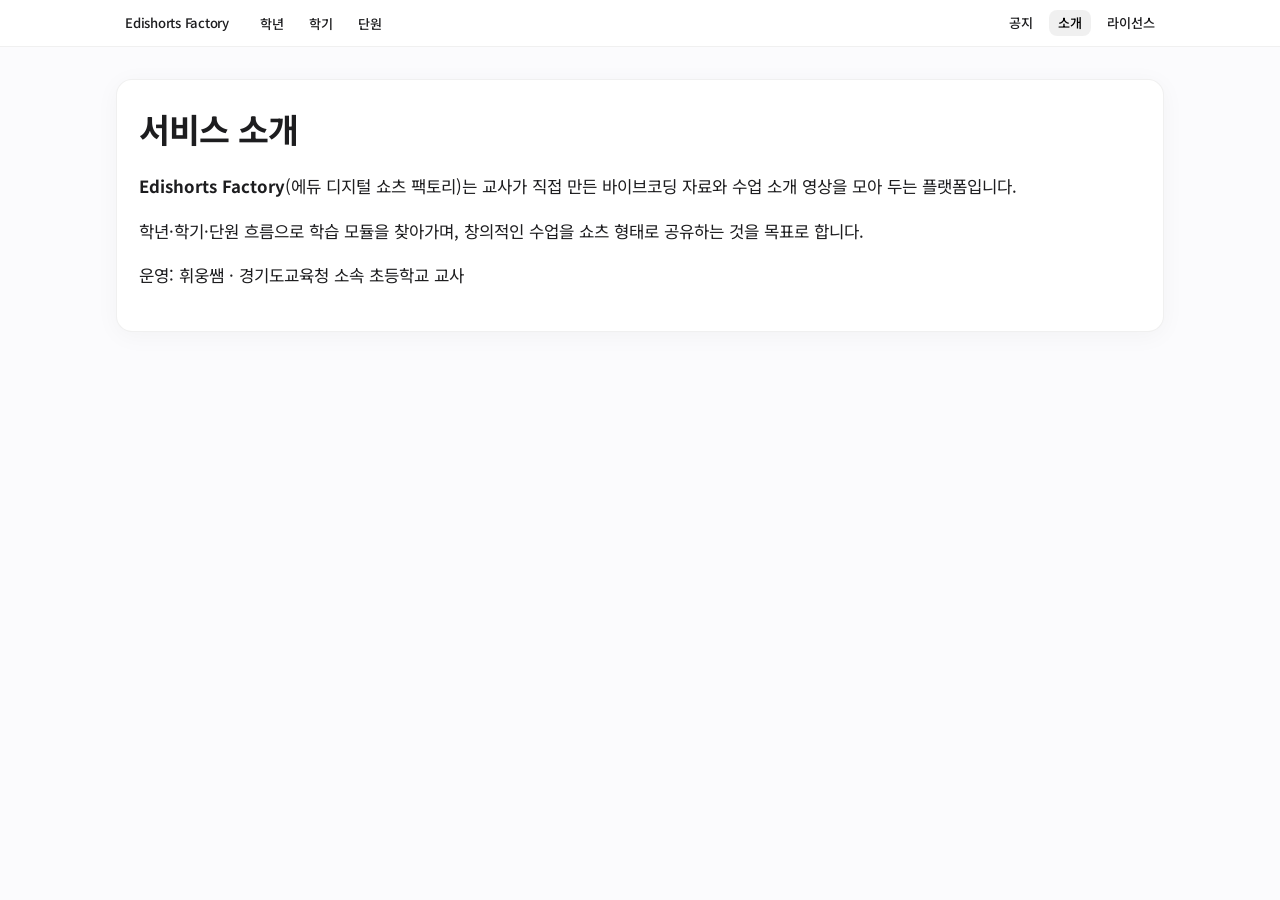
<file: about.html>
<!DOCTYPE html>
<html lang="ko">
<head>
  <meta charset="UTF-8" />
  <meta name="viewport" content="width=device-width, initial-scale=1.0" />
  <title>Edishorts Factory · 소개</title>
  <link rel="preconnect" href="https://fonts.googleapis.com" />
  <link rel="preconnect" href="https://fonts.gstatic.com" crossorigin />
  <link href="https://fonts.googleapis.com/css2?family=Jua&family=Noto+Sans+KR:wght@400;500;600;700&display=swap" rel="stylesheet" />
  <link rel="stylesheet" href="styles.css" />
</head>
<body class="ef-site">
  <div class="portal-topnav-wrap ef-nav">
    <nav class="portal-topnav" aria-label="상단 탐색">
      <a href="index.html" class="portal-logo-mini">Edishorts Factory</a>
      <div class="portal-topnav-links">
        <div class="portal-dropdown">
          <button type="button" class="portal-dropbtn">학년</button>
          <div class="portal-dropdown-menu">
            <a href="index.html#explore">1학년</a><a href="index.html#explore">2학년</a><a href="index.html#explore">3학년</a>
            <a href="index.html#explore">4학년</a><a href="index.html#explore">5학년</a><a href="index.html#explore">6학년</a>
          </div>
        </div>
        <div class="portal-dropdown">
          <button type="button" class="portal-dropbtn">학기</button>
          <div class="portal-dropdown-menu portal-dropdown-menu-wide">
            <a href="index.html#explore">1학년 1학기</a><a href="index.html#explore">1학년 2학기</a>
            <a href="바른글씨 프로젝트 학습지 제작/바른글씨 프로젝트/index.html">2학년 1학기</a><a href="index.html#explore">2학년 2학기</a>
            <a href="index.html#explore">3학년 1학기</a><a href="index.html#explore">3학년 2학기</a>
            <a href="index.html#explore">4학년 1학기</a><a href="index.html#explore">4학년 2학기</a>
            <a href="compare-fractions.html">5학년 1학기</a><a href="correspondence.html">5학년 2학기</a>
            <a href="index.html#explore">6학년 1학기</a><a href="index.html#explore">6학년 2학기</a>
          </div>
        </div>
        <div class="portal-dropdown">
          <button type="button" class="portal-dropbtn">단원</button>
          <div class="portal-dropdown-menu">
            <span class="portal-dropdown-empty">단원 메뉴는 곧 제공됩니다.</span>
          </div>
        </div>
      </div>
      <div class="portal-topnav-pages">
        <a href="notices.html">공지</a>
        <a href="about.html" class="is-active">소개</a>
        <a href="license.html">라이선스</a>
      </div>
    </nav>
  </div>

  <main class="portal-page">
    <section class="card portal-section">
      <h1 class="portal-page-title">서비스 소개</h1>
      <p><strong>Edishorts Factory</strong>(에듀 디지털 쇼츠 팩토리)는 교사가 직접 만든 바이브코딩 자료와 수업 소개 영상을 모아 두는 플랫폼입니다.</p>
      <p>학년·학기·단원 흐름으로 학습 모듈을 찾아가며, 창의적인 수업을 쇼츠 형태로 공유하는 것을 목표로 합니다.</p>
      <p>운영: 휘웅쌤 · 경기도교육청 소속 초등학교 교사</p>
    </section>
  </main>
</body>
</html>
</file>
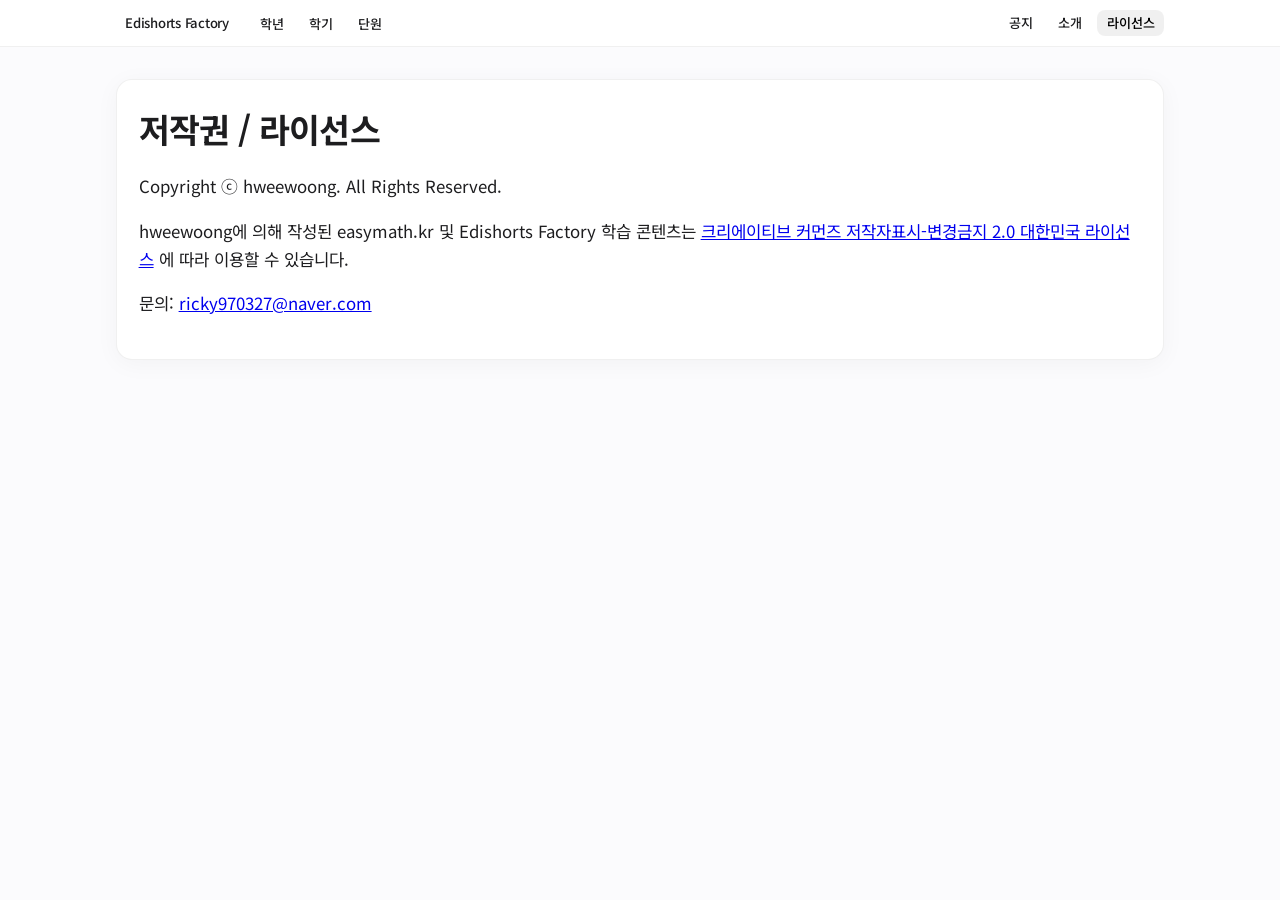
<file: license.html>
<!DOCTYPE html>
<html lang="ko">
<head>
  <meta charset="UTF-8" />
  <meta name="viewport" content="width=device-width, initial-scale=1.0" />
  <title>Edishorts Factory · 라이선스</title>
  <link rel="preconnect" href="https://fonts.googleapis.com" />
  <link rel="preconnect" href="https://fonts.gstatic.com" crossorigin />
  <link href="https://fonts.googleapis.com/css2?family=Jua&family=Noto+Sans+KR:wght@400;500;600;700&display=swap" rel="stylesheet" />
  <link rel="stylesheet" href="styles.css" />
</head>
<body class="ef-site">
  <div class="portal-topnav-wrap ef-nav">
    <nav class="portal-topnav" aria-label="상단 탐색">
      <a href="index.html" class="portal-logo-mini">Edishorts Factory</a>
      <div class="portal-topnav-links">
        <div class="portal-dropdown">
          <button type="button" class="portal-dropbtn">학년</button>
          <div class="portal-dropdown-menu">
            <a href="index.html#explore">1학년</a><a href="index.html#explore">2학년</a><a href="index.html#explore">3학년</a>
            <a href="index.html#explore">4학년</a><a href="index.html#explore">5학년</a><a href="index.html#explore">6학년</a>
          </div>
        </div>
        <div class="portal-dropdown">
          <button type="button" class="portal-dropbtn">학기</button>
          <div class="portal-dropdown-menu portal-dropdown-menu-wide">
            <a href="index.html#explore">1학년 1학기</a><a href="index.html#explore">1학년 2학기</a>
            <a href="바른글씨 프로젝트 학습지 제작/바른글씨 프로젝트/index.html">2학년 1학기</a><a href="index.html#explore">2학년 2학기</a>
            <a href="index.html#explore">3학년 1학기</a><a href="index.html#explore">3학년 2학기</a>
            <a href="index.html#explore">4학년 1학기</a><a href="index.html#explore">4학년 2학기</a>
            <a href="compare-fractions.html">5학년 1학기</a><a href="correspondence.html">5학년 2학기</a>
            <a href="index.html#explore">6학년 1학기</a><a href="index.html#explore">6학년 2학기</a>
          </div>
        </div>
        <div class="portal-dropdown">
          <button type="button" class="portal-dropbtn">단원</button>
          <div class="portal-dropdown-menu">
            <span class="portal-dropdown-empty">단원 메뉴는 곧 제공됩니다.</span>
          </div>
        </div>
      </div>
      <div class="portal-topnav-pages">
        <a href="notices.html">공지</a>
        <a href="about.html">소개</a>
        <a href="license.html" class="is-active">라이선스</a>
      </div>
    </nav>
  </div>

  <main class="portal-page">
    <section class="card portal-section">
      <h1 class="portal-page-title">저작권 / 라이선스</h1>
      <p>Copyright ⓒ hweewoong. All Rights Reserved.</p>
      <p>
        hweewoong에 의해 작성된 easymath.kr 및 Edishorts Factory 학습 콘텐츠는
        <a href="https://creativecommons.org/licenses/by-nd/2.0/kr/" target="_blank" rel="noopener noreferrer">크리에이티브 커먼즈 저작자표시-변경금지 2.0 대한민국 라이선스</a>
        에 따라 이용할 수 있습니다.
      </p>
      <p>문의: <a href="mailto:ricky970327@naver.com">ricky970327@naver.com</a></p>
    </section>
  </main>
</body>
</html>
</file>
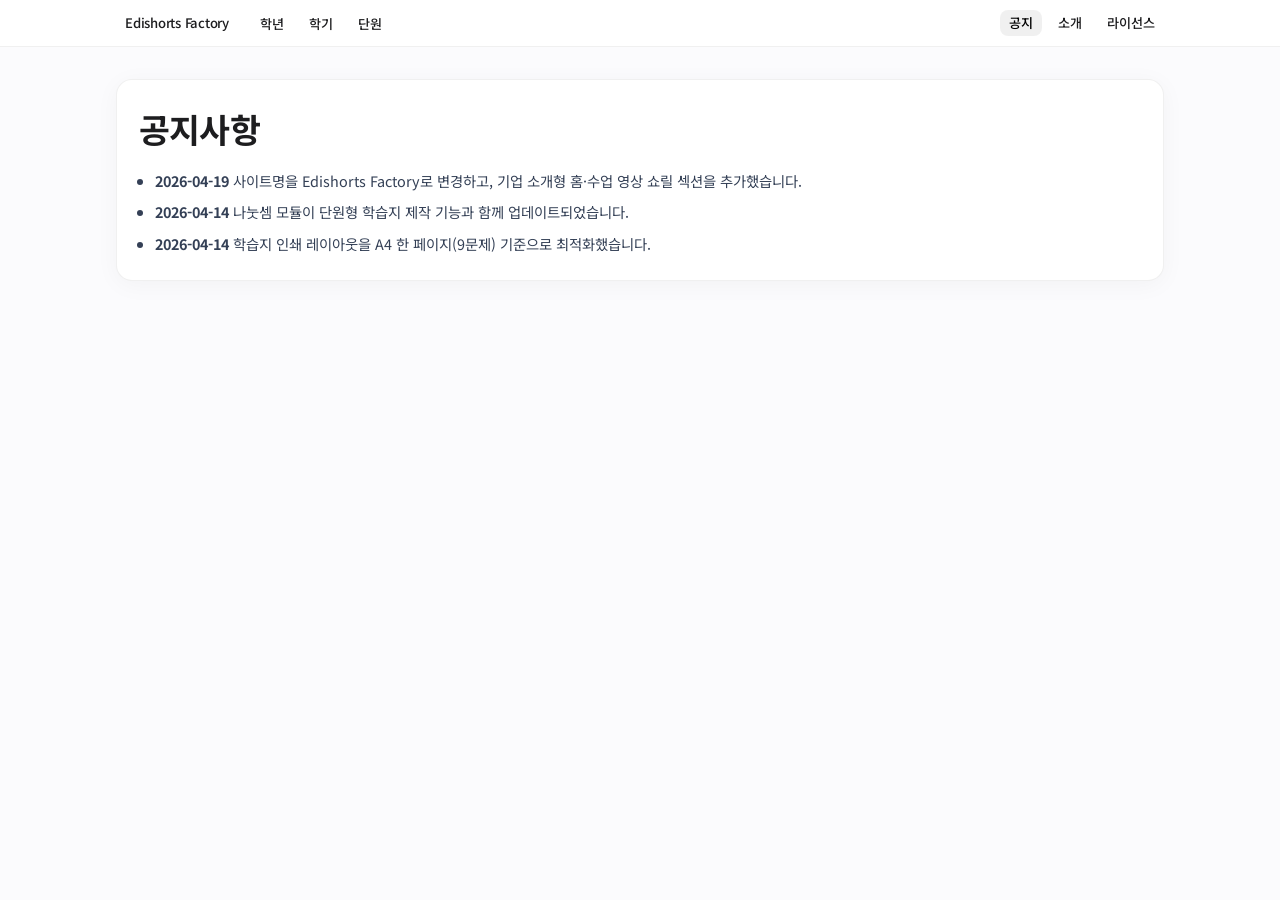
<file: notices.html>
<!DOCTYPE html>
<html lang="ko">
<head>
  <meta charset="UTF-8" />
  <meta name="viewport" content="width=device-width, initial-scale=1.0" />
  <title>Edishorts Factory · 공지사항</title>
  <link rel="preconnect" href="https://fonts.googleapis.com" />
  <link rel="preconnect" href="https://fonts.gstatic.com" crossorigin />
  <link href="https://fonts.googleapis.com/css2?family=Jua&family=Noto+Sans+KR:wght@400;500;600;700&display=swap" rel="stylesheet" />
  <link rel="stylesheet" href="styles.css" />
</head>
<body class="ef-site">
  <div class="portal-topnav-wrap ef-nav">
    <nav class="portal-topnav" aria-label="상단 탐색">
      <a href="index.html" class="portal-logo-mini">Edishorts Factory</a>
      <div class="portal-topnav-links">
        <div class="portal-dropdown">
          <button type="button" class="portal-dropbtn">학년</button>
          <div class="portal-dropdown-menu">
            <a href="index.html#explore">1학년</a><a href="index.html#explore">2학년</a><a href="index.html#explore">3학년</a>
            <a href="index.html#explore">4학년</a><a href="index.html#explore">5학년</a><a href="index.html#explore">6학년</a>
          </div>
        </div>
        <div class="portal-dropdown">
          <button type="button" class="portal-dropbtn">학기</button>
          <div class="portal-dropdown-menu portal-dropdown-menu-wide">
            <a href="index.html#explore">1학년 1학기</a><a href="index.html#explore">1학년 2학기</a>
            <a href="바른글씨 프로젝트 학습지 제작/바른글씨 프로젝트/index.html">2학년 1학기</a><a href="index.html#explore">2학년 2학기</a>
            <a href="index.html#explore">3학년 1학기</a><a href="index.html#explore">3학년 2학기</a>
            <a href="index.html#explore">4학년 1학기</a><a href="index.html#explore">4학년 2학기</a>
            <a href="compare-fractions.html">5학년 1학기</a><a href="correspondence.html">5학년 2학기</a>
            <a href="index.html#explore">6학년 1학기</a><a href="index.html#explore">6학년 2학기</a>
          </div>
        </div>
        <div class="portal-dropdown">
          <button type="button" class="portal-dropbtn">단원</button>
          <div class="portal-dropdown-menu">
            <span class="portal-dropdown-empty">단원 메뉴는 곧 제공됩니다.</span>
          </div>
        </div>
      </div>
      <div class="portal-topnav-pages">
        <a href="notices.html" class="is-active">공지</a>
        <a href="about.html">소개</a>
        <a href="license.html">라이선스</a>
      </div>
    </nav>
  </div>

  <main class="portal-page">
    <section class="card portal-section">
      <h1 class="portal-page-title">공지사항</h1>
      <ul class="portal-notice-list">
        <li><strong>2026-04-19</strong> 사이트명을 Edishorts Factory로 변경하고, 기업 소개형 홈·수업 영상 쇼릴 섹션을 추가했습니다.</li>
        <li><strong>2026-04-14</strong> 나눗셈 모듈이 단원형 학습지 제작 기능과 함께 업데이트되었습니다.</li>
        <li><strong>2026-04-14</strong> 학습지 인쇄 레이아웃을 A4 한 페이지(9문제) 기준으로 최적화했습니다.</li>
      </ul>
    </section>
  </main>
</body>
</html>
</file>
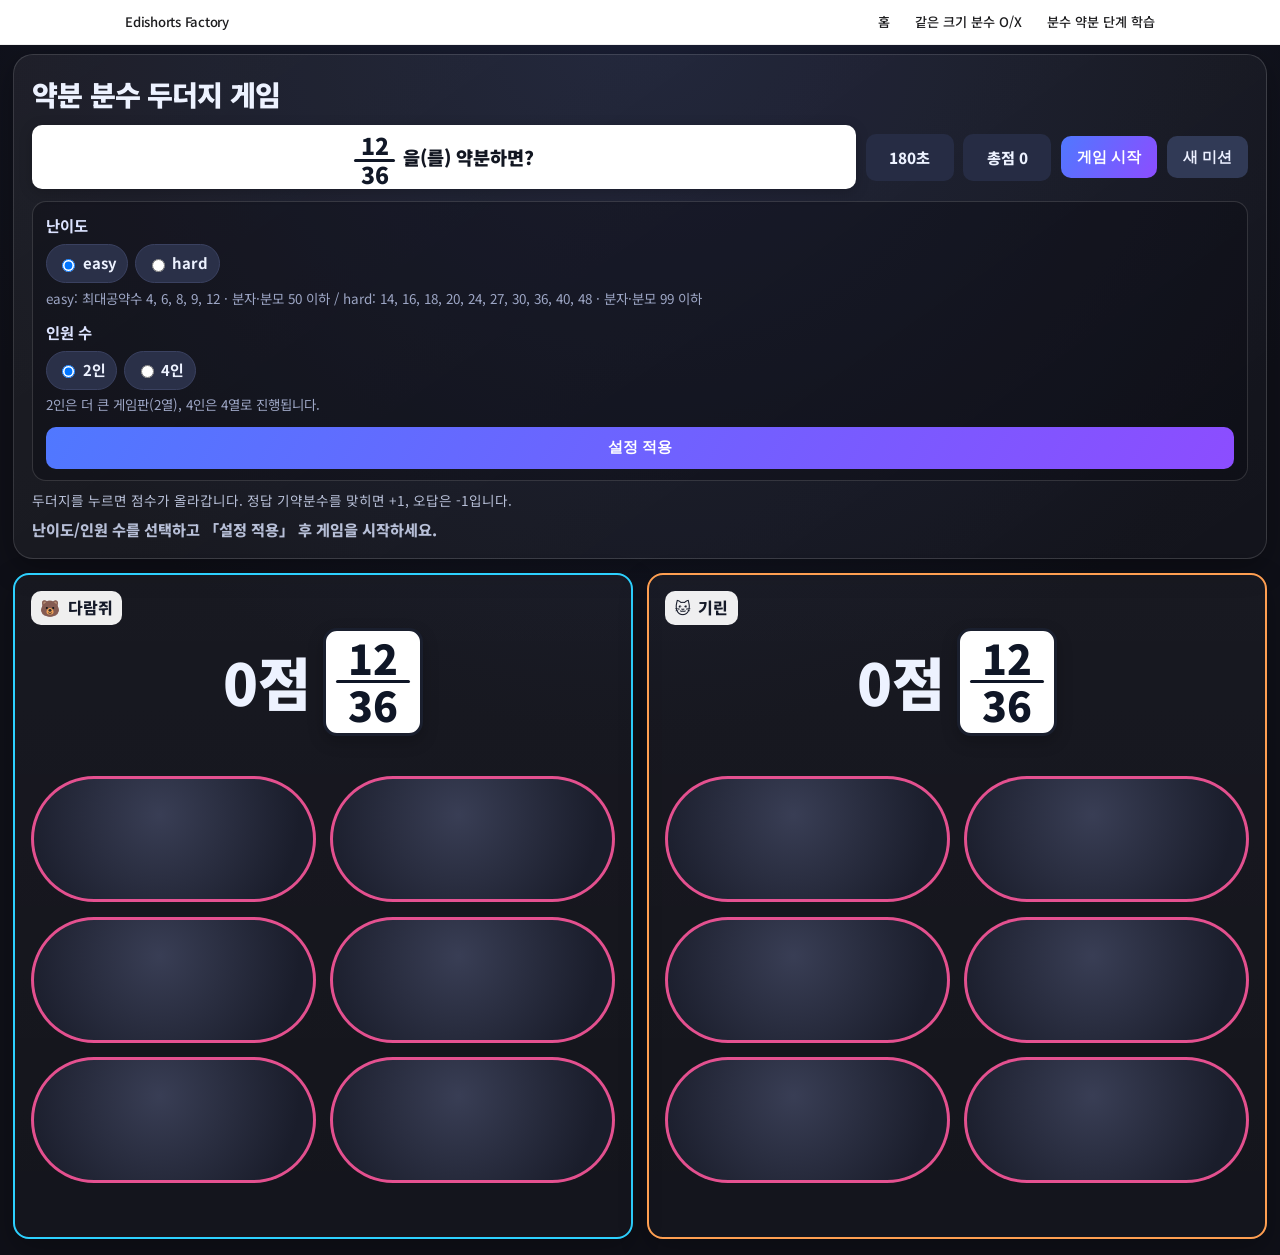
<file: reducing-fractions-mole.html>
<!DOCTYPE html>
<html lang="ko">
<head>
  <meta charset="UTF-8" />
  <meta name="viewport" content="width=device-width, initial-scale=1.0" />
  <title>약분 분수 두더지 게임 | Edishorts Factory</title>
  <link rel="preconnect" href="https://fonts.googleapis.com" />
  <link rel="preconnect" href="https://fonts.gstatic.com" crossorigin />
  <link href="https://fonts.googleapis.com/css2?family=Noto+Sans+KR:wght@400;500;700;800;900&display=swap" rel="stylesheet" />
  <link rel="stylesheet" href="styles.css" />
  <style>
    :root {
      --bg: #0f1018;
      --panel: #1a1e2e;
      --panel-2: #262c44;
      --text: #edf2ff;
      --muted: #b7bfd7;
      --good: #8fff9b;
      --bad: #ff9a9a;
      --pink: #ff4f95;
      --cyan: #2dd1ff;
      --orange: #ff9f51;
      --lime: #6ae46a;
      --violet: #8574ff;
    }
    * { box-sizing: border-box; }
    body.mole-page {
      margin: 0;
      min-height: 100vh;
      font-family: "Noto Sans KR", system-ui, -apple-system, "Segoe UI", sans-serif;
      background: radial-gradient(circle at top, #1a1f35 0%, var(--bg) 52%);
      color: var(--text);
    }
    .mole-wrap {
      width: min(1880px, 98vw);
      min-height: calc(100vh - 3.5rem);
      margin: 0.6rem auto 1rem;
    }
    .mole-hero {
      background: linear-gradient(145deg, rgba(255, 255, 255, 0.06), rgba(255, 255, 255, 0.02));
      border: 1px solid rgba(255, 255, 255, 0.14);
      border-radius: 20px;
      padding: 1rem 1.15rem;
      margin-bottom: 0.85rem;
      box-shadow: 0 8px 30px rgba(0, 0, 0, 0.3);
    }
    .mole-title {
      margin: 0 0 0.45rem;
      font-size: clamp(1.45rem, 2.2vw, 2.2rem);
      font-weight: 900;
      letter-spacing: -0.03em;
    }
    .mole-top {
      display: grid;
      grid-template-columns: 1fr auto auto auto auto;
      gap: 0.6rem;
      align-items: center;
    }
    .mole-mission {
      background: #fff;
      color: #121621;
      border-radius: 10px;
      display: flex;
      align-items: center;
      justify-content: center;
      gap: 0.5rem;
      min-height: 3.3rem;
      font-weight: 900;
      font-size: clamp(1.05rem, 1.7vw, 1.55rem);
      padding: 0.2rem 0.5rem;
      box-shadow: 0 3px 14px rgba(0, 0, 0, 0.2);
    }
    .mole-q {
      font-size: clamp(1rem, 1.45vw, 1.3rem);
    }
    .mole-stat {
      background: var(--panel-2);
      border-radius: 10px;
      padding: 0.7rem 0.85rem;
      font-weight: 800;
      font-size: clamp(0.95rem, 1.15vw, 1.25rem);
      min-width: 5.5rem;
      text-align: center;
    }
    .mole-btn {
      border: 0;
      border-radius: 10px;
      padding: 0.72rem 1rem;
      font-size: clamp(0.92rem, 1.1vw, 1.15rem);
      font-weight: 900;
      cursor: pointer;
      color: #fff;
      background: linear-gradient(120deg, #5078ff, #8c4dff);
    }
    .mole-btn.secondary {
      background: #313a56;
      color: #ebefff;
    }
    .mole-tip {
      margin: 0.5rem 0 0;
      font-size: clamp(0.85rem, 1vw, 1rem);
      color: var(--muted);
    }
    .mole-feedback {
      margin: 0.35rem 0 0;
      min-height: 1.4rem;
      font-weight: 800;
      color: var(--muted);
      font-size: clamp(0.95rem, 1.12vw, 1.15rem);
    }
    .mole-feedback.good { color: var(--good); }
    .mole-feedback.bad { color: var(--bad); }

    .setup-panel {
      margin-top: 0.72rem;
      border: 1px solid rgba(255, 255, 255, 0.14);
      border-radius: 14px;
      padding: 0.7rem 0.8rem;
      background: rgba(10, 11, 18, 0.36);
      display: grid;
      grid-template-columns: 1fr 1fr auto;
      gap: 0.7rem;
      align-items: end;
    }
    .setup-group strong {
      display: block;
      margin-bottom: 0.35rem;
      font-size: 0.96rem;
      color: #dce3ff;
    }
    .choice-row {
      display: flex;
      gap: 0.45rem;
      flex-wrap: wrap;
    }
    .choice-row label {
      display: inline-flex;
      align-items: center;
      gap: 0.28rem;
      font-weight: 700;
      background: #2a3048;
      border: 1px solid #3a4160;
      border-radius: 999px;
      padding: 0.4rem 0.65rem;
      cursor: pointer;
      font-size: 0.93rem;
    }
    .setup-note {
      font-size: 0.84rem;
      color: #9da6c5;
      margin-top: 0.2rem;
    }

    .mole-grid {
      display: grid;
      gap: 0.85rem;
      min-height: calc(100vh - 270px);
    }
    .mole-grid.players-4 {
      grid-template-columns: repeat(4, minmax(0, 1fr));
    }
    .mole-grid.players-2 {
      grid-template-columns: repeat(2, minmax(0, 1fr));
    }
    .mole-lane {
      background: linear-gradient(180deg, rgba(255, 255, 255, 0.04), rgba(255, 255, 255, 0.02));
      border: 2px solid var(--lane);
      border-radius: 16px;
      padding: 0.75rem 0.72rem;
      box-shadow: 0 10px 28px rgba(0, 0, 0, 0.27);
      display: flex;
      flex-direction: column;
      min-height: min(64vh, 690px);
    }
    .players-2 .mole-lane {
      min-height: min(74vh, 820px);
      padding: 1rem 1rem;
    }
    .mole-name {
      display: inline-flex;
      align-items: center;
      gap: 0.45rem;
      background: rgba(255, 255, 255, 0.93);
      color: #151a29;
      font-weight: 800;
      border-radius: 10px;
      padding: 0.24rem 0.6rem;
      width: fit-content;
      font-size: clamp(1rem, 1.15vw, 1.3rem);
    }
    .mole-score-row {
      display: flex;
      align-items: center;
      justify-content: center;
      gap: 0.75rem;
      flex-wrap: wrap;
      margin: 0.2rem 0 0.7rem;
    }
    .mole-score {
      font-size: clamp(2.4rem, 4.8vw, 3.6rem);
      font-weight: 900;
      text-align: center;
      line-height: 1;
    }
    .lane-mission-frac {
      background: #fff;
      border: 3px solid #1a1f2e;
      border-radius: 14px;
      padding: 0.4rem 0.65rem 0.45rem;
      box-shadow: 0 6px 16px rgba(0, 0, 0, 0.22);
      display: flex;
      align-items: center;
      justify-content: center;
      min-width: 5.2rem;
    }
    .holes {
      display: grid;
      grid-template-columns: repeat(3, minmax(0, 1fr));
      gap: 0.58rem;
      margin-bottom: 0.52rem;
      flex: 1;
      align-content: center;
    }
    .players-2 .holes {
      gap: 0.9rem;
      grid-template-columns: repeat(2, minmax(0, 1fr));
    }
    .hole {
      position: relative;
      border: 3px solid rgba(255, 87, 156, 0.88);
      border-radius: 999px;
      background: radial-gradient(circle at 45% 30%, #393e55 0%, #1a1d2b 80%);
      overflow: hidden;
      min-height: clamp(72px, 9vh, 112px);
    }
    .players-2 .hole {
      min-height: clamp(115px, 14vh, 165px);
    }
    .mole-pop {
      position: absolute;
      left: 50%;
      bottom: -130%;
      transform: translateX(-50%);
      width: calc(100% - 0.6rem);
      border: 0;
      border-radius: 14px;
      background: transparent;
      padding: 0;
      cursor: pointer;
      transition: bottom 220ms ease-out;
    }
    .hole.active .mole-pop {
      bottom: 0.12rem;
    }
    .mole-body {
      display: flex;
      flex-direction: column;
      align-items: center;
      gap: 0.2rem;
      background: linear-gradient(180deg, #fff8e3, #ffe4b2);
      border: 2px solid #d8bd8f;
      border-radius: 12px;
      width: 100%;
      padding: 0.25rem 0.1rem 0.22rem;
      box-shadow: 0 6px 14px rgba(0, 0, 0, 0.24);
    }
    .mole-face {
      font-size: clamp(1rem, 1.8vw, 1.45rem);
      line-height: 1;
    }
    .players-2 .mole-face {
      font-size: clamp(1.45rem, 2.9vw, 2rem);
    }
    .mole-fraction {
      min-height: clamp(30px, 3.8vh, 48px);
      display: flex;
      align-items: center;
      justify-content: center;
    }
    .players-2 .mole-fraction {
      min-height: clamp(44px, 5.8vh, 64px);
    }
    .frac {
      display: inline-flex;
      flex-direction: column;
      align-items: center;
      line-height: 1.02;
      font-weight: 900;
    }
    .frac .num, .frac .den {
      display: block;
      min-width: 1.7em;
      text-align: center;
    }
    .frac .bar {
      width: 100%;
      min-width: 1.8em;
      height: 3px;
      background: currentColor;
      margin: 0.06rem 0;
      border-radius: 999px;
    }
    .frac.big {
      font-size: clamp(1.1rem, 1.8vw, 1.6rem);
      color: #111827;
    }
    .frac.medium {
      font-size: clamp(0.95rem, 1.2vw, 1.25rem);
      color: #0f1626;
    }
    .players-2 .frac.medium {
      font-size: clamp(1.25rem, 1.95vw, 1.7rem);
    }
    .frac.small {
      font-size: clamp(0.9rem, 1vw, 1.1rem);
      color: inherit;
    }
    .frac.lane {
      font-size: clamp(1.35rem, 2.4vw, 2.15rem);
      color: #0f1626;
    }
    .players-2 .frac.lane {
      font-size: clamp(1.65rem, 3.2vw, 2.6rem);
    }

    .lane-blue { --lane: var(--cyan); }
    .lane-orange { --lane: var(--orange); }
    .lane-pink { --lane: var(--pink); }
    .lane-lime { --lane: var(--lime); }
    .hidden { display: none !important; }

    @media (max-width: 1280px) {
      .mole-grid.players-4 { grid-template-columns: repeat(2, minmax(0, 1fr)); }
      .setup-panel { grid-template-columns: 1fr; }
    }
    @media (max-width: 760px) {
      .mole-top { grid-template-columns: 1fr; }
      .mole-grid.players-2,
      .mole-grid.players-4 { grid-template-columns: 1fr; }
    }
  </style>
</head>
<body class="ef-site mole-page">
  <div class="portal-topnav-wrap ef-nav">
    <nav class="portal-topnav" aria-label="상단 탐색">
      <a href="index.html" class="portal-logo-mini">Edishorts Factory</a>
      <div class="portal-topnav-pages">
        <a href="index.html">홈</a>
        <a href="equivalent-fractions.html">같은 크기 분수 O/X</a>
        <a href="reducing-fractions.html">분수 약분 단계 학습</a>
      </div>
    </nav>
  </div>

  <main class="mole-wrap">
    <section class="mole-hero">
      <h1 class="mole-title">약분 분수 두더지 게임</h1>
      <div class="mole-top">
        <div class="mole-mission" id="missionText">
          <span id="missionFrac"></span>
          <span class="mole-q">을(를) 약분하면?</span>
        </div>
        <div class="mole-stat" id="timer">180초</div>
        <div class="mole-stat" id="totalScore">총점 0</div>
        <button type="button" class="mole-btn" id="startBtn">게임 시작</button>
        <button type="button" class="mole-btn secondary" id="resetBtn">새 미션</button>
      </div>
      <div class="setup-panel" id="setupPanel">
        <div class="setup-group">
          <strong>난이도</strong>
          <div class="choice-row">
            <label><input type="radio" name="difficulty" value="easy" checked /> easy</label>
            <label><input type="radio" name="difficulty" value="hard" /> hard</label>
          </div>
          <div class="setup-note">easy: 최대공약수 4, 6, 8, 9, 12 · 분자·분모 50 이하 / hard: 14, 16, 18, 20, 24, 27, 30, 36, 40, 48 · 분자·분모 99 이하</div>
        </div>
        <div class="setup-group">
          <strong>인원 수</strong>
          <div class="choice-row">
            <label><input type="radio" name="players" value="2" checked /> 2인</label>
            <label><input type="radio" name="players" value="4" /> 4인</label>
          </div>
          <div class="setup-note">2인은 더 큰 게임판(2열), 4인은 4열로 진행됩니다.</div>
        </div>
        <button type="button" class="mole-btn" id="applySetupBtn">설정 적용</button>
      </div>
      <p class="mole-tip">두더지를 누르면 점수가 올라갑니다. 정답 기약분수를 맞히면 +1, 오답은 -1입니다.</p>
      <p class="mole-feedback" id="feedback">난이도/인원 수를 선택하고 「설정 적용」 후 게임을 시작하세요.</p>
    </section>

    <section class="mole-grid players-2" id="laneGrid"></section>
  </main>

  <script>
    const correctAudio = new Audio(encodeURI("assets/와우.wav"));
    const wrongAudio = new Audio(encodeURI("assets/뚱뚜둥뚜뚱 어이없는소리.mp3"));
    const GCD_BY_LEVEL = {
      easy: [4, 6, 8, 9, 12],
      hard: [14, 16, 18, 20, 24, 27, 30, 36, 40, 48]
    };
    const GAME_SECONDS = 180;

    const ANIMALS = [
      { emoji: "🐻", name: "다람쥐", laneClass: "lane-blue", mole: "🐹" },
      { emoji: "🐱", name: "기린", laneClass: "lane-orange", mole: "🐭" },
      { emoji: "🐰", name: "범", laneClass: "lane-pink", mole: "🐰" },
      { emoji: "🐹", name: "행박이", laneClass: "lane-lime", mole: "🐻" }
    ];

    const holes = [];
    let activeTimers = [];
    let popTimerId = null;
    let clockTimerId = null;
    let gameOn = false;
    let remain = GAME_SECONDS;
    let totalScore = 0;
    let laneScores = [0, 0, 0, 0];
    let mission = null;
    let playerCount = 2;
    let difficulty = "easy";

    function randomInt(min, max) {
      return min + Math.floor(Math.random() * (max - min + 1));
    }
    function gcd(a, b) {
      let x = Math.abs(a);
      let y = Math.abs(b);
      while (y !== 0) {
        const t = x % y;
        x = y;
        y = t;
      }
      return x || 1;
    }
    function simplify(n, d) {
      const g = gcd(n, d);
      return { n: n / g, d: d / g };
    }
    function playCorrect() {
      correctAudio.currentTime = 0;
      correctAudio.play().catch(() => {});
    }
    function playWrong() {
      wrongAudio.currentTime = 0;
      wrongAudio.play().catch(() => {});
    }
    function maxNumeratorDenominator() {
      return difficulty === "easy" ? 50 : 99;
    }

    function fracMarkup(n, d, sizeClass) {
      return (
        '<span class="frac ' + sizeClass + '" aria-label="분수 ' + d + "분의 " + n + '">' +
          '<span class="num">' + n + "</span>" +
          '<span class="bar" aria-hidden="true"></span>' +
          '<span class="den">' + d + "</span>" +
        "</span>"
      );
    }

    function pickMission() {
      const preferred = GCD_BY_LEVEL[difficulty];
      const MAX = maxNumeratorDenominator();
      for (let guard = 0; guard < 800; guard += 1) {
        const g = preferred[randomInt(0, preferred.length - 1)];
        const bHi = Math.floor(MAX / g);
        if (bHi < 2) continue;
        const b = randomInt(2, bHi);
        const aLo = Math.max(1, Math.ceil(10 / g));
        const aHi = b - 1;
        if (aLo > aHi) continue;
        const a = randomInt(aLo, aHi);
        if (gcd(a, b) !== 1) continue;
        const n = g * a;
        const d = g * b;
        if (n >= 10 && n < d && n <= MAX && d <= MAX) {
          return { n, d, ans: simplify(n, d), g };
        }
      }
      return { n: 12, d: 20, ans: { n: 3, d: 5 }, g: 4 };
    }

    function fracOkForMole(c, ans) {
      const cap = maxNumeratorDenominator();
      if (!c || c.n <= 0 || c.d <= 0) return false;
      if (c.n >= c.d) return false;
      if (c.n > cap || c.d > cap) return false;
      if (c.n === ans.n && c.d === ans.d) return false;
      return true;
    }

    function makeWrongFraction(ans) {
      const cap = maxNumeratorDenominator();
      const cands = [];
      cands.push({ n: ans.n + 1, d: ans.d });
      cands.push({ n: Math.max(1, ans.n - 1), d: ans.d });
      cands.push({ n: ans.n, d: ans.d + 1 });
      if (ans.d > ans.n + 1) cands.push({ n: ans.n + 1, d: ans.d + 1 });
      cands.push({ n: ans.n * 2, d: ans.d * 2 });
      cands.push({ n: ans.n + 2, d: ans.d + 3 });
      for (let i = cands.length - 1; i > 0; i -= 1) {
        const j = randomInt(0, i);
        const t = cands[i];
        cands[i] = cands[j];
        cands[j] = t;
      }
      for (let i = 0; i < cands.length; i += 1) {
        if (fracOkForMole(cands[i], ans)) return cands[i];
      }
      let n = ans.n + 1;
      let d = ans.d + 1;
      if (n >= d) d = n + 1;
      if (d > cap) {
        d = cap;
        n = Math.max(1, Math.min(ans.n, d - 2));
      }
      if (n > cap) n = cap - 1;
      if (n === ans.n && d === ans.d) n = Math.max(1, n - 1);
      return { n, d };
    }

    function setFeedback(msg, cls) {
      const el = document.getElementById("feedback");
      el.className = "mole-feedback " + (cls || "");
      el.textContent = msg;
    }

    function updateMissionLabel() {
      document.getElementById("missionFrac").innerHTML = fracMarkup(mission.n, mission.d, "big");
      for (let i = 0; i < playerCount; i += 1) {
        const box = document.getElementById("laneMissionFrac" + i);
        if (box) box.innerHTML = fracMarkup(mission.n, mission.d, "lane");
      }
    }

    function updateScores() {
      document.getElementById("totalScore").textContent = "총점 " + totalScore;
      for (let i = 0; i < playerCount; i += 1) {
        const el = document.getElementById("laneScore" + i);
        if (el) el.textContent = laneScores[i] + "점";
      }
    }

    function clearTimers() {
      if (popTimerId) clearInterval(popTimerId);
      if (clockTimerId) clearInterval(clockTimerId);
      popTimerId = null;
      clockTimerId = null;
      activeTimers.forEach((t) => clearTimeout(t));
      activeTimers = [];
    }

    function hideHole(holeObj) {
      holeObj.active = false;
      holeObj.isCorrect = false;
      holeObj.el.classList.remove("active");
      holeObj.fracWrap.innerHTML = "";
    }

    function buildLanes() {
      const wrap = document.getElementById("laneGrid");
      wrap.className = "mole-grid players-" + playerCount;
      wrap.innerHTML = "";
      holes.length = 0;

      const holesPerLane = playerCount === 2 ? 6 : 9;
      for (let laneIdx = 0; laneIdx < playerCount; laneIdx += 1) {
        const animal = ANIMALS[laneIdx];
        const lane = document.createElement("section");
        lane.className = "mole-lane " + animal.laneClass;

        let html = "";
        html += '<div class="mole-name"><span>' + animal.emoji + "</span><span>" + animal.name + "</span></div>";
        html += '<div class="mole-score-row">' +
          '<div class="mole-score" id="laneScore' + laneIdx + '">0점</div>' +
          '<div class="lane-mission-frac" id="laneMissionFrac' + laneIdx + '"></div>' +
          "</div>";
        html += '<div class="holes">';
        for (let i = 0; i < holesPerLane; i += 1) {
          html += '<div class="hole" data-lane="' + laneIdx + '">' +
                    '<button class="mole-pop" type="button" aria-label="두더지 선택">' +
                      '<span class="mole-body">' +
                        '<span class="mole-face">' + animal.mole + "</span>" +
                        '<span class="mole-fraction"></span>' +
                      "</span>" +
                    "</button>" +
                  "</div>";
        }
        html += "</div>";
        lane.innerHTML = html;
        wrap.appendChild(lane);
      }

      document.querySelectorAll(".hole").forEach((hole) => {
        const btn = hole.querySelector(".mole-pop");
        const fracWrap = hole.querySelector(".mole-fraction");
        const obj = {
          el: hole,
          btn,
          fracWrap,
          active: false,
          isCorrect: false,
          lane: Number(hole.dataset.lane),
          lock: false
        };
        holes.push(obj);
        btn.addEventListener("click", () => {
          if (!gameOn || !obj.active || obj.lock) return;
          obj.lock = true;
          obj.active = false;
          obj.el.classList.remove("active");
          if (obj.isCorrect) {
            totalScore += 1;
            laneScores[obj.lane] += 1;
            setFeedback("정답! 기약분수는 맞게 찾았어요.", "good");
            playCorrect();
          } else {
            totalScore = Math.max(0, totalScore - 1);
            laneScores[obj.lane] = Math.max(0, laneScores[obj.lane] - 1);
            setFeedback("오답! 약분 결과를 다시 생각해 보세요.", "bad");
            playWrong();
          }
          obj.fracWrap.innerHTML = "";
          updateScores();
          setTimeout(() => {
            obj.lock = false;
          }, 120);
        });
      });
    }

    function spawnOne() {
      if (!gameOn) return;
      const available = holes.filter((h) => !h.active && !h.lock);
      if (available.length === 0) return;
      const target = available[randomInt(0, available.length - 1)];
      const correctRate = difficulty === "easy" ? 0.4 : 0.3;
      const isCorrect = Math.random() < correctRate;
      let frac = isCorrect ? mission.ans : makeWrongFraction(mission.ans);
      if (!isCorrect) {
        let tries = 0;
        while (tries < 25 && !fracOkForMole(frac, mission.ans)) {
          frac = makeWrongFraction(mission.ans);
          tries += 1;
        }
        if (!fracOkForMole(frac, mission.ans)) {
          const cap = maxNumeratorDenominator();
          frac = { n: Math.min(cap - 1, mission.ans.n + 1), d: Math.min(cap, mission.ans.d + 1) };
          if (frac.n >= frac.d) frac = { n: 1, d: Math.min(cap, mission.ans.d + 1) };
        }
      }
      target.isCorrect = isCorrect;
      target.active = true;
      target.fracWrap.innerHTML = fracMarkup(frac.n, frac.d, "medium");
      target.el.classList.add("active");
      const hideMs = difficulty === "easy" ? randomInt(1750, 2400) : randomInt(1350, 1950);
      const t = setTimeout(() => hideHole(target), hideMs);
      activeTimers.push(t);
    }

    function renewMission() {
      mission = pickMission();
      updateMissionLabel();
      setFeedback("새 미션! 두더지에 적힌 분수 중 약분 결과를 찾으세요.", "");
    }

    function finishGame() {
      gameOn = false;
      clearTimers();
      holes.forEach((h) => hideHole(h));
      setFeedback("게임 종료! 총점 " + totalScore + "점", "good");
    }

    function startGame() {
      clearTimers();
      gameOn = true;
      remain = GAME_SECONDS;
      totalScore = 0;
      laneScores = [0, 0, 0, 0];
      updateScores();
      renewMission();
      document.getElementById("timer").textContent = remain + "초";
      const spawnMs = difficulty === "easy" ? 620 : 500;
      popTimerId = setInterval(spawnOne, spawnMs);
      clockTimerId = setInterval(() => {
        if (!gameOn) return;
        remain -= 1;
        if (remain % 12 === 0) renewMission();
        document.getElementById("timer").textContent = remain + "초";
        if (remain <= 0) finishGame();
      }, 1000);
    }

    function applySetup() {
      const diffEl = document.querySelector('input[name="difficulty"]:checked');
      const playerEl = document.querySelector('input[name="players"]:checked');
      difficulty = diffEl ? diffEl.value : "easy";
      playerCount = playerEl ? Number(playerEl.value) : 2;
      finishGame();
      laneScores = [0, 0, 0, 0];
      totalScore = 0;
      buildLanes();
      renewMission();
      updateScores();
      document.getElementById("timer").textContent = GAME_SECONDS + "초";
      setFeedback("설정 적용 완료! 「게임 시작」을 누르세요.", "");
    }

    document.getElementById("applySetupBtn").addEventListener("click", applySetup);
    document.getElementById("startBtn").addEventListener("click", startGame);
    document.getElementById("resetBtn").addEventListener("click", () => {
      finishGame();
      renewMission();
      totalScore = 0;
      laneScores = [0, 0, 0, 0];
      updateScores();
      document.getElementById("timer").textContent = GAME_SECONDS + "초";
      setFeedback("새 미션 준비 완료! 게임 시작을 누르세요.", "");
    });

    buildLanes();
    mission = pickMission();
    updateMissionLabel();
    updateScores();
    document.getElementById("timer").textContent = GAME_SECONDS + "초";
  </script>
</body>
</html>
</file>
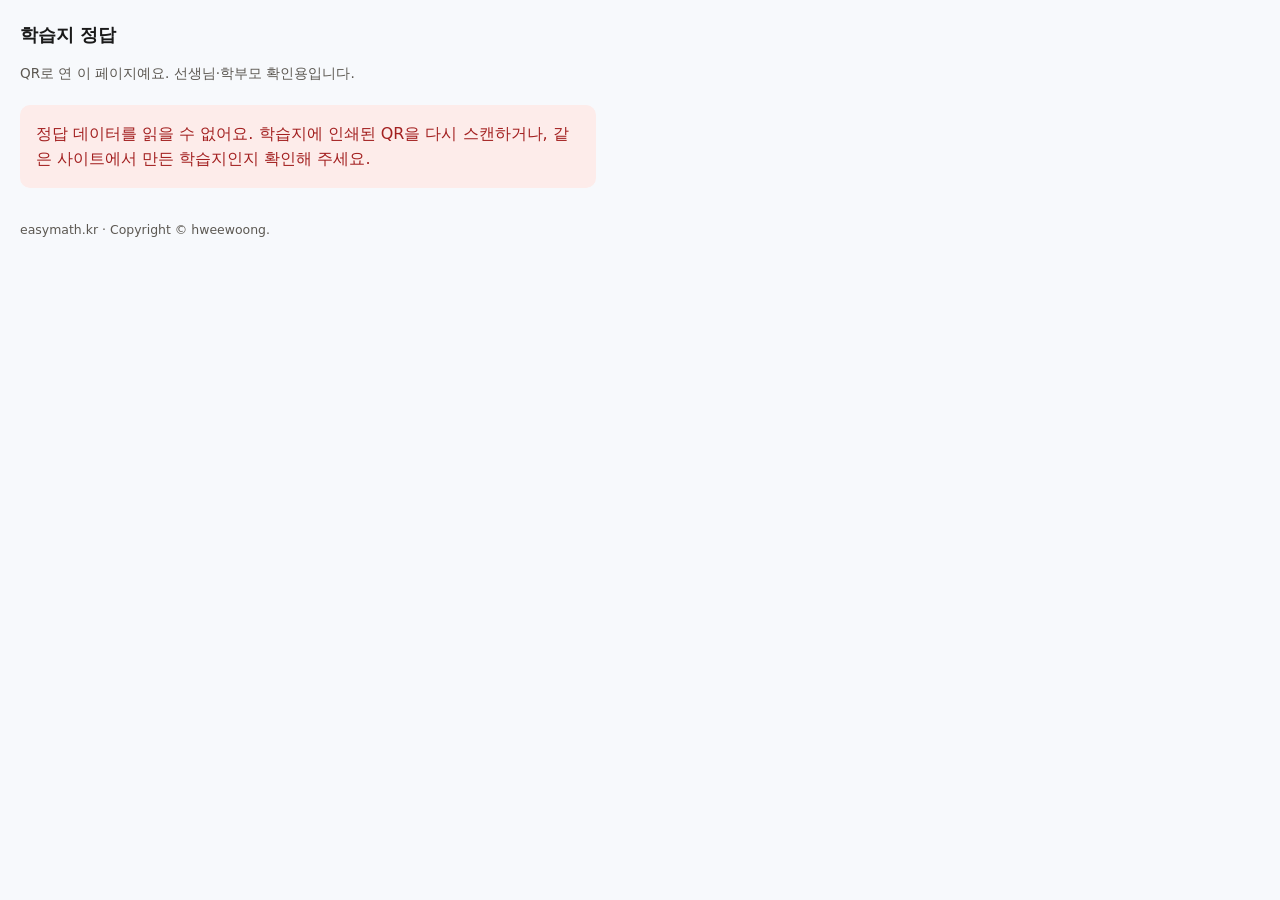
<file: worksheet-answers.html>
<!DOCTYPE html>
<html lang="ko">
<head>
  <meta charset="UTF-8" />
  <meta name="viewport" content="width=device-width, initial-scale=1.0" />
  <title>학습지 정답 확인 · easymath.kr</title>
  <style>
    :root {
      --ink: #1a1a1a;
      --muted: #5c5852;
      --accent: #2d5a9e;
      --bg: #f7f9fc;
    }
    * { box-sizing: border-box; }
    body {
      margin: 0;
      font-family: "Noto Sans KR", system-ui, sans-serif;
      background: var(--bg);
      color: var(--ink);
      line-height: 1.6;
      padding: 1.25rem;
      min-height: 100vh;
    }
    h1 {
      font-size: 1.15rem;
      margin: 0 0 0.5rem;
    }
    .meta {
      font-size: 0.85rem;
      color: var(--muted);
      margin-bottom: 1.25rem;
    }
    .err {
      background: #fdecea;
      color: #a32020;
      padding: 1rem;
      border-radius: 10px;
      max-width: 36rem;
    }
    table {
      width: 100%;
      max-width: 32rem;
      border-collapse: collapse;
      background: #fff;
      border-radius: 12px;
      overflow: hidden;
      box-shadow: 0 4px 20px rgba(0, 0, 0, 0.06);
    }
    th, td {
      padding: 0.55rem 0.65rem;
      text-align: center;
      border-bottom: 1px solid #e8e6e1;
      font-size: 0.92rem;
    }
    th {
      background: #eef3fb;
      font-weight: 700;
    }
    tr:last-child td { border-bottom: none; }
    .num { width: 2.5rem; color: var(--muted); }
    .expr { text-align: left; font-variant-numeric: tabular-nums; }
    footer {
      margin-top: 2rem;
      font-size: 0.78rem;
      color: var(--muted);
    }
    a { color: var(--accent); }
  </style>
</head>
<body>
  <h1>학습지 정답</h1>
  <p class="meta">QR로 연 이 페이지예요. 선생님·학부모 확인용입니다.</p>
  <div id="root"></div>
  <footer>
    easymath.kr · <span id="footCopy"></span>
  </footer>
  <script>
    (function () {
      "use strict";
      function decodePayload(hash) {
        if (!hash || hash.length < 3) return null;
        var raw = hash.charAt(0) === "#" ? hash.slice(1) : hash;
        var m = raw.match(/^d=(.+)$/);
        if (!m) return null;
        try {
          var b64 = decodeURIComponent(m[1].replace(/ /g, "+"));
          return JSON.parse(atob(b64));
        } catch (e) {
          return null;
        }
      }

      var root = document.getElementById("root");
      var foot = document.getElementById("footCopy");
      foot.textContent = "Copyright \u00a9 hweewoong.";

      var data = decodePayload(location.hash);
      if (!data || !data.a || !Array.isArray(data.a)) {
        root.innerHTML =
          '<p class="err">정답 데이터를 읽을 수 없어요. 학습지에 인쇄된 QR을 다시 스캔하거나, 같은 사이트에서 만든 학습지인지 확인해 주세요.</p>';
        return;
      }

      var rows = data.a
        .map(function (row, i) {
          var d = row[0];
          var s = row[1];
          var q = row[2];
          var r = row[3];
          var expr = d + " \u00f7 " + s;
          var ans = String(q) + (r > 0 ? " (나머지 " + r + ")" : "");
          return (
            "<tr><td class=\"num\">" +
            (i + 1) +
            '</td><td class="expr">' +
            expr +
            '</td><td class="ans">' +
            ans +
            "</td></tr>"
          );
        })
        .join("");

      root.innerHTML =
        '<table><thead><tr><th class="num">번호</th><th>문제</th><th>몫 (나머지)</th></tr></thead><tbody>' +
        rows +
        "</tbody></table>";
    })();
  </script>
</body>
</html>
</file>
<file: styles.css>
@font-face {
  font-family: "Katuri";
  src:
    url("assets/fonts/Katuri.otf") format("opentype"),
    url("assets/fonts/Katuri.ttf") format("truetype");
  font-weight: 400;
  font-style: normal;
  font-display: swap;
}

:root {
  --bg: #f0f7ff;
  --card: #ffffff;
  --ink: #2c2a26;
  --muted: #5c5852;
  --accent: #2d7a6e;
  --accent-soft: #e8f4f1;
  --highlight: #fff3d4;
  --border: #e2ddd4;
  --danger: #b54a3c;
  --radius: 16px;
  --shadow: 0 8px 28px rgba(44, 42, 38, 0.08);
  --place-blue: #3d7dd9;
  --place-green: #3daf6e;
  --place-orange: #e8892c;
  --vd-line: rgba(44, 42, 38, 0.22);
}

*,
*::before,
*::after {
  box-sizing: border-box;
}

body {
  margin: 0;
  font-family: "Noto Sans KR", system-ui, sans-serif;
  font-size: 1.05rem;
  line-height: 1.65;
  color: var(--ink);
  background: var(--bg);
  min-height: 100vh;
}

.page {
  max-width: 760px;
  margin: 0 auto;
  padding: 1.75rem 1.25rem 3rem;
}

.header {
  text-align: center;
  margin-bottom: 1.75rem;
}

.header h1 {
  font-size: clamp(1.45rem, 4vw, 1.85rem);
  font-weight: 700;
  margin: 0 0 0.6rem;
  letter-spacing: -0.02em;
}

.lead {
  margin: 0;
  color: var(--muted);
  font-size: 0.98rem;
  max-width: 34em;
  margin-inline: auto;
}

.card {
  background: var(--card);
  border-radius: var(--radius);
  padding: 1.35rem 1.35rem 1.5rem;
  margin-bottom: 1.25rem;
  box-shadow: var(--shadow);
  border: 1px solid var(--border);
}

.card h2 {
  font-size: 1.15rem;
  margin: 0 0 0.65rem;
  color: var(--accent);
}

.concept p {
  margin: 0 0 1rem;
  color: var(--muted);
  font-size: 0.95rem;
}

.place-demo {
  display: flex;
  flex-wrap: wrap;
  gap: 0.5rem;
  align-items: stretch;
  justify-content: center;
}

.place-cell {
  border-radius: 12px;
  padding: 0.65rem 0.85rem;
  text-align: center;
  min-width: 4.5rem;
  transition: transform 0.2s ease, box-shadow 0.2s ease;
}

.place-cell.place-tone-0 {
  background: rgba(61, 125, 217, 0.12);
  border: 2px solid var(--place-blue);
}

.place-cell.place-tone-1 {
  background: rgba(61, 175, 110, 0.12);
  border: 2px solid var(--place-green);
}

.place-cell.place-tone-2 {
  background: rgba(232, 137, 44, 0.14);
  border: 2px solid var(--place-orange);
}

.place-cell .digit {
  font-size: 1.75rem;
  font-weight: 700;
  line-height: 1.2;
}

.place-cell .name {
  font-size: 0.78rem;
  font-weight: 600;
  margin-top: 0.2rem;
}

.place-tone-0 .name {
  color: var(--place-blue);
}

.place-tone-1 .name {
  color: var(--place-green);
}

.place-tone-2 .name {
  color: var(--place-orange);
}

.form .fields {
  display: flex;
  flex-wrap: wrap;
  align-items: flex-end;
  gap: 0.75rem 1rem;
  justify-content: center;
}

.field {
  display: flex;
  flex-direction: column;
  gap: 0.35rem;
}

.field .label {
  font-size: 0.82rem;
  color: var(--muted);
  font-weight: 600;
}

.field input {
  width: 8.5rem;
  padding: 0.55rem 0.65rem;
  font-size: 1.1rem;
  border: 2px solid var(--border);
  border-radius: 10px;
  font-family: inherit;
}

.field input:focus {
  outline: none;
  border-color: var(--accent);
  box-shadow: 0 0 0 3px var(--accent-soft);
}

.problem-preview {
  text-align: center;
  font-size: 1.35rem;
  font-weight: 700;
  margin: 0.85rem 0 1rem;
  letter-spacing: 0.04em;
}

.form-actions {
  display: flex;
  flex-wrap: wrap;
  gap: 0.65rem;
  justify-content: center;
  align-items: center;
}

.form-actions .btn.primary {
  margin: 0;
  width: auto;
  min-width: 10rem;
}

.divide-symbol {
  font-size: 1.6rem;
  font-weight: 700;
  color: var(--muted);
  padding-bottom: 0.35rem;
}

.hint {
  margin: 0.85rem 0 1rem;
  font-size: 0.85rem;
  color: var(--muted);
  text-align: center;
}

.btn {
  font-family: inherit;
  font-size: 1rem;
  font-weight: 600;
  padding: 0.65rem 1.2rem;
  border-radius: 10px;
  border: 2px solid transparent;
  cursor: pointer;
  transition: transform 0.08s ease, background 0.15s ease, border-color 0.15s ease;
}

.btn:active {
  transform: scale(0.98);
}

.btn.primary {
  display: block;
  width: 100%;
  max-width: 280px;
  margin: 0 auto;
  background: var(--accent);
  color: #fff;
}

.btn.primary:hover {
  filter: brightness(1.05);
}

.btn.ghost {
  background: var(--card);
  border-color: var(--border);
  color: var(--ink);
}

.btn.ghost:hover:not(:disabled) {
  border-color: var(--accent);
  color: var(--accent);
}

.btn:disabled {
  opacity: 0.45;
  cursor: not-allowed;
}

.hidden {
  display: none !important;
}

.result-head {
  margin-bottom: 1rem;
}

.result-head h2 {
  margin-bottom: 0.35rem;
}

.answer {
  margin: 0;
  font-size: 1.05rem;
  font-weight: 600;
  color: var(--ink);
}

.step-nav {
  display: flex;
  align-items: center;
  justify-content: center;
  gap: 0.75rem;
  flex-wrap: wrap;
  margin-bottom: 1.1rem;
}

.step-counter {
  font-size: 0.9rem;
  color: var(--muted);
  min-width: 8rem;
  text-align: center;
}

.step-panel {
  background: var(--accent-soft);
  border-radius: var(--radius);
  padding: 1rem 1.1rem;
  margin-bottom: 1.25rem;
  border: 1px solid rgba(45, 122, 110, 0.2);
}

.step-title {
  font-weight: 700;
  font-size: 1rem;
  margin: 0 0 0.5rem;
  color: var(--accent);
}

.step-text {
  margin: 0;
  color: var(--ink);
  font-size: 0.98rem;
}

.step-math {
  margin: 0.75rem 0 0;
  font-family: ui-monospace, "Cascadia Code", monospace;
  font-size: 1rem;
  background: #fff;
  padding: 0.5rem 0.65rem;
  border-radius: 8px;
  border: 1px solid var(--border);
}

.error-msg {
  color: var(--danger);
  font-weight: 600;
  text-align: center;
  margin: 0.5rem 0 0;
  font-size: 0.95rem;
}

.practice-align {
  display: flex;
  flex-wrap: wrap;
  justify-content: center;
  align-items: flex-start;
  gap: 0.5rem 1.25rem;
  width: 100%;
  max-width: 100%;
  --practice-grid-cols: 5.35rem repeat(3, 3.5rem) 13rem;
}

.practice-q-col {
  flex: 0 1 auto;
  min-width: 0;
  max-width: 100%;
  overflow-x: auto;
  display: flex;
  flex-direction: column;
  align-items: center;
  -webkit-overflow-scrolling: touch;
}

#quotientMount {
  display: flex;
  justify-content: center;
  width: 100%;
}

.remainder-tip {
  flex: 0 1 14rem;
  max-width: min(16rem, 100%);
  margin: 0;
  font-size: 0.86rem;
  line-height: 1.55;
  color: var(--muted);
  padding: 0.35rem 0 0;
}

@media (max-width: 600px) {
  .practice-align {
    flex-direction: column;
    align-items: center;
  }

  .remainder-tip {
    padding-top: 0;
    order: -1;
    flex-basis: auto;
    max-width: 100%;
  }
}

.long-division-wrap {
  overflow-x: visible;
  padding: 0.1rem 0 0;
  display: flex;
  justify-content: center;
  width: 100%;
}

.long-division {
  display: block;
  font-family: ui-monospace, "Cascadia Code", monospace;
  font-size: 1.2rem;
  line-height: 1.45;
  margin: 0 auto;
  width: fit-content;
  max-width: 100%;
}

/* 세로셈: 열 고정 그리드 (몫·나누어지는 수·빼기 줄 정렬) */
.quotient-grid {
  display: grid;
  grid-template-columns: var(--practice-grid-cols);
  align-items: stretch;
  width: fit-content;
  max-width: 100%;
  margin: 0;
  font-variant-numeric: tabular-nums;
  box-sizing: border-box;
}

.vd-grid-root {
  display: flex;
  flex-direction: column;
  gap: 0;
  width: fit-content;
  max-width: 100%;
  margin: 0;
  font-variant-numeric: tabular-nums;
  box-sizing: border-box;
}

.vd-grid-row {
  display: grid;
  grid-template-columns: var(--practice-grid-cols);
  align-items: end;
  width: 100%;
  box-sizing: border-box;
}

.vd-grid-row .vd-g-hint:not(.vd-g-hint-side):not(.vd-g-hint-topnote) {
  border-right: 1px dashed var(--vd-line);
  box-sizing: border-box;
}

.vd-g-leader {
  text-align: right;
  white-space: pre;
  font-weight: 700;
  padding-right: 0.2rem;
  padding-left: 0.35rem;
  align-self: stretch;
  border-left: 1px dashed var(--vd-line);
  border-right: 1px dashed var(--vd-line);
  box-sizing: border-box;
}

.vd-g-leader-blank {
  user-select: none;
  pointer-events: none;
}

.vd-g-classic-lead.vd-g-leader-blank .vd-cl-div,
.vd-g-classic-lead.vd-g-leader-blank .vd-cl-paren {
  color: transparent;
}

.vd-g-classic-lead {
  display: flex;
  flex-direction: row;
  align-items: flex-end;
  justify-content: flex-end;
  gap: 0.02em;
  line-height: 1;
  padding-bottom: 0.2rem;
}

.vd-cl-div {
  font-weight: 800;
  font-size: 1.2rem;
}

.vd-cl-paren {
  font-size: 1.45rem;
  font-weight: 500;
  margin-left: 0.02em;
  line-height: 0.85;
}

.vd-g-leader-visible {
  color: var(--ink);
}

.vd-g-leader-head {
  min-height: 1rem;
}

.vd-grid-header .vd-g-leader-head {
  box-sizing: border-box;
  align-self: stretch;
}

.vd-grid-header .vd-g-head {
  font-family: "Noto Sans KR", system-ui, sans-serif;
  font-size: 0.78rem;
  font-weight: 700;
  text-align: center;
  padding: 0.15rem 0 0.25rem;
  border-right: 1px dashed var(--vd-line);
  box-sizing: border-box;
}

.vd-grid-header .vd-g-hint {
  border-right: 1px dashed var(--vd-line);
  box-sizing: border-box;
}

.vd-g-tone-0 {
  color: var(--place-blue);
}

.vd-g-tone-1 {
  color: var(--place-green);
}

.vd-g-tone-2 {
  color: var(--place-orange);
}

.vd-g-digit {
  text-align: center;
  font-weight: 700;
  min-height: 2.35rem;
  display: flex;
  align-items: center;
  justify-content: center;
  border-right: 1px dashed var(--vd-line);
  box-sizing: border-box;
}

.vd-g-dividend {
  font-size: 1.25rem;
}

.vd-g-dividend.vd-g-tone-0,
.vd-g-dividend.vd-g-tone-1,
.vd-g-dividend.vd-g-tone-2 {
  color: var(--ink);
}

.vd-g-partial {
  color: var(--ink);
  font-weight: 700;
}

.vd-g-product {
  color: #6a6560;
  font-weight: 600;
  font-size: 1.05rem;
}

.vd-g-after-sub {
  color: var(--ink);
  font-weight: 800;
  font-size: 1.12rem;
  background: rgba(255, 243, 212, 0.35);
}

.vd-dividend-classic .vd-g-dividend {
  border-top: 2px solid var(--ink);
}

.vd-g-remainder {
  color: var(--accent);
  font-weight: 800;
}

.vd-g-hint {
  min-height: 0.5rem;
}

.vd-g-hint-side {
  font-family: ui-monospace, "Cascadia Code", monospace;
  font-size: 0.82rem;
  font-weight: 600;
  color: var(--muted);
  display: flex;
  align-items: center;
  justify-content: flex-start;
  padding: 0 0.35rem 0 0.55rem;
  border-right: 1px dashed var(--vd-line);
  white-space: nowrap;
  box-sizing: border-box;
}

.vd-g-hint-merge {
  font-family: inherit;
  font-size: 0.78rem;
  font-weight: 500;
  line-height: 1.35;
  white-space: normal;
  max-width: 16rem;
}

.vd-merge-tip strong {
  color: var(--ink);
  font-weight: 800;
}

.vd-g-hint-topnote {
  border-right: 1px dashed var(--vd-line);
  box-sizing: border-box;
}

.vd-g-blink {
  animation: vd-g-blink-anim 0.95s ease-in-out infinite;
  border-radius: 6px;
}

.vd-g-dividend.vd-g-blink.vd-g-tone-0,
.vd-g-after-sub.vd-g-blink.vd-g-tone-0 {
  background: rgba(61, 125, 217, 0.28);
  color: var(--place-blue);
  font-weight: 800;
}

.vd-g-dividend.vd-g-blink.vd-g-tone-1,
.vd-g-after-sub.vd-g-blink.vd-g-tone-1 {
  background: rgba(61, 175, 110, 0.28);
  color: var(--place-green);
  font-weight: 800;
}

.vd-g-dividend.vd-g-blink.vd-g-tone-2,
.vd-g-after-sub.vd-g-blink.vd-g-tone-2 {
  background: rgba(232, 137, 44, 0.32);
  color: #b35f0a;
  font-weight: 800;
}

@keyframes vd-g-blink-anim {
  0%,
  100% {
    opacity: 1;
  }
  50% {
    opacity: 0.48;
  }
}

.vd-g-merge-corner {
  display: flex;
  align-items: flex-end;
  padding-bottom: 0.1rem;
}

.vd-corner-l {
  line-height: 1;
  margin-right: -0.02em;
  color: var(--ink);
}

.vd-corner-bar {
  flex: 1;
  border-top: 2px solid var(--ink);
  min-width: 1rem;
  height: 0;
  margin-bottom: 0.18rem;
}

.vd-g-merge-rule {
  display: flex;
  align-items: flex-start;
  padding-top: 0.12rem;
}

.vd-rule-line {
  width: 100%;
  border-top: 2px solid var(--ink);
}

.vd-q-cell {
  display: flex;
  align-items: center;
  justify-content: center;
  min-height: 2.45rem;
  padding: 0;
  border-right: 1px dashed var(--vd-line);
  box-sizing: border-box;
}

.quotient-grid .vd-q-cell {
  border-bottom: 1px dashed var(--vd-line);
}

.quotient-grid .vd-g-leader {
  border-bottom: 1px dashed var(--vd-line);
  align-self: stretch;
  display: flex;
  align-items: flex-end;
  justify-content: flex-end;
  padding-bottom: 0.2rem;
  box-sizing: border-box;
}

.quotient-grid .vd-g-hint-topnote {
  border-bottom: 1px dashed var(--vd-line);
}

.footer {
  text-align: center;
  color: var(--muted);
  font-size: 0.85rem;
  margin-top: 0.5rem;
}

.sr-only {
  position: absolute;
  width: 1px;
  height: 1px;
  padding: 0;
  margin: -1px;
  overflow: hidden;
  clip: rect(0, 0, 0, 0);
  white-space: nowrap;
  border: 0;
}

.difficulty-row {
  display: flex;
  flex-wrap: wrap;
  gap: 0.5rem;
  justify-content: center;
  margin-bottom: 0.5rem;
}

.chip {
  font-family: inherit;
  font-size: 0.95rem;
  font-weight: 600;
  padding: 0.55rem 1.1rem;
  border-radius: 999px;
  border: 2px solid var(--border);
  background: var(--card);
  cursor: pointer;
  transition: background 0.2s ease, border-color 0.2s ease, transform 0.1s ease;
  min-height: 48px;
}

.chip:hover {
  border-color: var(--place-blue);
}

.chip.active {
  background: rgba(61, 125, 217, 0.15);
  border-color: var(--place-blue);
  color: var(--ink);
}

.diff-desc {
  margin-top: 0;
}

.practice-card h2 {
  color: var(--place-blue);
}

.phase-label {
  font-size: 0.98rem;
  font-weight: 600;
  color: var(--ink);
  text-align: center;
  margin: 0 0 0.75rem;
  line-height: 1.5;
}

.step-dots {
  display: flex;
  flex-wrap: wrap;
  gap: 0.4rem;
  justify-content: center;
  margin-bottom: 1rem;
}

.step-dot {
  font-size: 0.72rem;
  font-weight: 700;
  padding: 0.35rem 0.55rem;
  border-radius: 8px;
  background: var(--border);
  color: var(--muted);
  transition: background 0.25s ease, color 0.25s ease;
}

.step-dot.current {
  background: rgba(232, 137, 44, 0.35);
  color: var(--ink);
  animation: pulse-soft 1.2s ease-in-out infinite;
}

.step-dot.done {
  background: rgba(61, 175, 110, 0.35);
  color: var(--ink);
}

@keyframes pulse-soft {
  0%,
  100% {
    opacity: 1;
  }
  50% {
    opacity: 0.72;
  }
}

.quotient-mount {
  margin-bottom: 0.15rem;
}

.quotient-bundle {
  display: flex;
  flex-direction: column;
  align-items: center;
  justify-content: center;
  gap: 0.25rem;
  padding: 0.2rem 0;
  border-radius: 14px;
  transition: box-shadow 0.25s ease, background 0.25s ease;
  box-sizing: border-box;
  width: 100%;
  max-width: 100%;
}

.quotient-bundle.place-tone-0.is-blinking {
  background: rgba(61, 125, 217, 0.12);
  box-shadow: 0 0 0 3px rgba(61, 125, 217, 0.45);
}

.quotient-bundle.place-tone-1.is-blinking {
  background: rgba(61, 175, 110, 0.12);
  box-shadow: 0 0 0 3px rgba(61, 175, 110, 0.45);
}

.quotient-bundle.place-tone-2.is-blinking {
  background: rgba(232, 137, 44, 0.14);
  box-shadow: 0 0 0 3px rgba(232, 137, 44, 0.5);
}

.quotient-bundle.is-blinking {
  animation: blink-bundle 0.95s ease-in-out infinite;
}

@keyframes blink-bundle {
  0%,
  100% {
    opacity: 1;
  }
  50% {
    opacity: 0.55;
  }
}

.quotient-label {
  margin: 0;
}

.touch-lg {
  min-height: 48px;
  min-width: 48px;
  font-size: 1.45rem;
  font-weight: 700;
  text-align: center;
  border-radius: 12px;
  border: 2px solid var(--border);
  transition: border-color 0.2s ease, box-shadow 0.2s ease, transform 0.12s ease;
}

.quotient-inp {
  width: 3.1rem;
  max-width: calc(100% - 0.25rem);
  padding: 0.35rem 0.2rem;
  font-family: ui-monospace, "Cascadia Code", monospace;
  box-sizing: border-box;
}

.quotient-inp:focus {
  outline: none;
  border-color: var(--place-blue);
  box-shadow: 0 0 0 3px rgba(61, 125, 217, 0.25);
}

.quotient-inp:disabled {
  background: #f4f4f2;
  color: var(--ink);
  opacity: 1;
}

.quotient-inp.place-tone-0:focus {
  border-color: var(--place-blue);
  box-shadow: 0 0 0 3px rgba(61, 125, 217, 0.25);
}

.quotient-inp.place-tone-1:focus {
  border-color: var(--place-green);
  box-shadow: 0 0 0 3px rgba(61, 175, 110, 0.25);
}

.quotient-inp.place-tone-2:focus {
  border-color: var(--place-orange);
  box-shadow: 0 0 0 3px rgba(232, 137, 44, 0.3);
}

.quotient-inp.input-error {
  border-color: var(--danger) !important;
  box-shadow: 0 0 0 3px rgba(181, 74, 60, 0.35) !important;
  animation: input-shake 0.35s ease;
}

@keyframes input-shake {
  0%,
  100% {
    transform: translateX(0);
  }
  25% {
    transform: translateX(-5px);
  }
  75% {
    transform: translateX(5px);
  }
}

.mult-hint {
  font-size: 0.82rem;
  font-weight: 600;
  color: var(--muted);
  font-family: ui-monospace, "Cascadia Code", monospace;
  white-space: nowrap;
  max-width: 100%;
}

.practice-ld {
  margin-top: 0.5rem;
}

.vd-tone-0 {
  color: var(--place-blue);
}

.vd-tone-1 {
  color: var(--place-green);
}

.vd-tone-2 {
  color: var(--place-orange);
}

.remainder-block {
  margin-top: 1rem;
  text-align: center;
}

.remainder-label {
  display: inline-flex;
  flex-direction: column;
  align-items: center;
  gap: 0.35rem;
  font-weight: 700;
}

.remainder-inp {
  width: 4rem;
}

.practice-actions {
  display: flex;
  flex-wrap: wrap;
  gap: 0.65rem;
  justify-content: center;
  margin-top: 1.15rem;
}

.practice-feedback {
  margin-top: 0.85rem;
  text-align: center;
  min-height: 1.5em;
  font-size: 0.98rem;
}

.fb-ok {
  color: var(--place-green);
  font-weight: 700;
}

.fb-wrong {
  color: var(--danger);
  font-weight: 600;
}

.shake-anim {
  animation: page-shake 0.45s ease;
}

@keyframes page-shake {
  0%,
  100% {
    transform: translateX(0);
  }
  15% {
    transform: translateX(-10px);
  }
  30% {
    transform: translateX(8px);
  }
  45% {
    transform: translateX(-6px);
  }
  60% {
    transform: translateX(4px);
  }
}

.fx-confetti {
  position: fixed;
  inset: 0;
  z-index: 9999;
  pointer-events: none;
}

.form-actions .btn.primary {
  min-height: 48px;
}

@media (min-width: 560px) {
  .page {
    padding: 2.25rem 1.5rem 3.5rem;
  }
}

/* ----- 사이트 푸터 (운영자 · SNS · CC) ----- */
.footer-tip {
  margin-bottom: 0.5rem;
}

.site-footer {
  max-width: 760px;
  margin: 0 auto;
  padding: 0 1.25rem 2.5rem;
  font-size: 0.82rem;
  color: var(--muted);
  line-height: 1.55;
}

.site-footer-inner {
  border-top: 1px solid var(--border);
  padding-top: 1.25rem;
}

.site-footer-line {
  margin: 0 0 0.5rem;
  text-align: center;
}

.site-footer-line a {
  color: var(--place-blue);
  text-decoration: none;
  font-weight: 600;
}

.site-footer-line a:hover {
  text-decoration: underline;
}

.site-footer-sep {
  margin: 0 0.35rem;
  opacity: 0.45;
}

.site-footer-sns {
  display: flex;
  flex-wrap: wrap;
  gap: 0.65rem;
  justify-content: center;
  align-items: center;
}

.sns-icon {
  display: inline-flex;
  align-items: center;
  justify-content: center;
  padding: 0.2rem;
  border-radius: 8px;
  transition: transform 0.12s ease, box-shadow 0.15s ease;
}

.sns-icon:hover {
  transform: scale(1.08);
  box-shadow: 0 4px 12px rgba(44, 42, 38, 0.12);
}

.sns-icon svg {
  display: block;
}

.site-footer-cc {
  margin: 0.85rem 0 0;
  font-size: 0.76rem;
  text-align: center;
  color: #7a756d;
  max-width: 38rem;
  margin-inline: auto;
}

.site-footer-cc a {
  color: #5a6b8a;
  font-weight: 600;
}

/* ----- 학습지 오버레이 (A4 · 12문제) ----- */
body.worksheet-open {
  overflow: hidden;
}

.worksheet-overlay {
  position: fixed;
  inset: 0;
  z-index: 2000;
  background: rgba(36, 34, 31, 0.48);
  overflow-y: auto;
  padding: 0.75rem;
  -webkit-overflow-scrolling: touch;
}

.worksheet-overlay.hidden {
  display: none;
}

.worksheet-toolbar {
  display: flex;
  flex-wrap: wrap;
  gap: 0.5rem;
  justify-content: center;
  align-items: center;
  margin-bottom: 0.75rem;
  position: sticky;
  top: 0;
  z-index: 2;
  padding: 0.35rem;
  background: rgba(247, 250, 255, 0.95);
  backdrop-filter: blur(6px);
  border-radius: 12px;
}

.worksheet-hint {
  text-align: center;
  font-size: 0.85rem;
  color: #f0f4fc;
  margin: 0 0 0.75rem;
  max-width: 36rem;
  margin-inline: auto;
  text-shadow: 0 1px 2px rgba(0, 0, 0, 0.35);
}

.worksheet-sheet-outer {
  max-width: 42rem;
  margin: 0 auto;
}

.worksheet-sheet {
  background: #fff;
  color: #1a1a1a;
  max-width: 210mm;
  min-height: 260mm;
  margin: 0 auto 2rem;
  padding: 0;
  box-shadow: 0 16px 48px rgba(0, 0, 0, 0.22);
  font-family: "Noto Sans KR", system-ui, sans-serif;
}

/* PDF 학습지 레이아웃에 맞춘 A4 프레임 */
.ws-a4 {
  padding: 7mm 8mm 8mm;
}

.ws-page-frame {
  border: 1.5px solid #0a0a0a;
  padding: 5mm 5.5mm 4mm;
  min-height: 0;
}

.ws-head {
  display: flex;
  justify-content: space-between;
  align-items: flex-start;
  gap: 0.5rem 1rem;
  margin-bottom: 3mm;
}

.ws-head-left {
  flex: 1;
  min-width: 0;
}

.ws-logo-wrap {
  display: inline-block;
  margin-bottom: 0.18rem;
}

.ws-logo-img {
  display: block;
  width: clamp(8rem, 23vw, 11rem);
  height: auto;
  object-fit: contain;
}

.ws-unit-title {
  font-family: "Katuri", Jua, "Noto Sans KR", sans-serif;
  font-size: clamp(0.88rem, 2.4vw, 1.02rem);
  font-weight: 400;
  margin: 0 0 0.1rem;
  letter-spacing: -0.02em;
  color: #111;
}

.ws-diff-line {
  font-family: "Katuri", "Noto Sans KR", sans-serif;
  margin: 0;
  font-size: 0.72rem;
  font-weight: 400;
  color: #333;
}

.ws-head-right {
  flex-shrink: 0;
  text-align: right;
  font-size: 0.68rem;
  color: #333;
  line-height: 1.45;
}

.ws-url-line {
  font-family: ui-sans-serif, system-ui, sans-serif;
  font-size: 0.65rem;
  color: #666;
  margin-bottom: 0.35rem;
}

.ws-student-fields div {
  white-space: nowrap;
  letter-spacing: 0.02em;
}

.ws-body {
  display: flex;
  align-items: stretch;
  gap: 0.25rem;
  margin-bottom: 2mm;
}

.ws-ruler-col {
  flex-shrink: 0;
  display: flex;
  align-items: flex-start;
  padding-top: 2mm;
  opacity: 0.95;
}

.ws-ruler-img {
  display: block;
  width: 16px;
  height: auto;
  object-fit: contain;
  opacity: 0.95;
}

.ws-problems-wrap {
  flex: 1;
  min-width: 0;
}

.ws-problems {
  display: grid;
  grid-template-columns: repeat(3, 1fr);
  grid-template-rows: repeat(3, 1fr);
  gap: 0.42rem 0.5rem;
}

.ws-cell {
  min-width: 0;
}

.ws-bullet {
  margin: 0 0 0.1rem;
  font-size: 0.64rem;
  font-weight: 700;
  font-variant-numeric: tabular-nums;
  color: #111;
}

/* PDF: 연한 회색 점선 격자 작업칸 */
.ws-grid-bg {
  border-radius: 2px;
  padding: 2px;
  border: 1px solid rgba(90, 110, 130, 0.2);
}

.ws-problem-grid {
  --ws-dash-color: #98a1ad;
  --ws-dash-stroke: 1.6px dashed var(--ws-dash-color);
  --ws-cols: 6;
  --ws-rows: 6;
  display: grid;
  grid-template-columns: repeat(var(--ws-cols), 1fr);
  grid-template-rows: repeat(var(--ws-rows), 1fr);
  aspect-ratio: 1.03 / 1;
  width: 100%;
  font-family: ui-monospace, "Cascadia Code", monospace;
  font-size: 0.78rem;
  line-height: 1;
  background: #f9fbfc;
}

.ws-grid-v {
  align-self: stretch;
  justify-self: start;
  width: 0;
  border-left: var(--ws-dash-stroke);
}

.ws-grid-h {
  align-self: start;
  justify-self: stretch;
  height: 0;
  border-top: var(--ws-dash-stroke);
}

.ws-slot {
  align-self: end;
  justify-self: center;
  width: 80%;
  border-bottom: var(--ws-dash-stroke);
}

.ws-digit {
  align-self: center;
  justify-self: center;
  font-weight: 800;
  color: #1b1b1b;
  font-size: 1.02em;
}

.ws-digit-black {
  color: #222;
}

.ws-paren-char {
  align-self: center;
  justify-self: center;
  font-family: "Times New Roman", Georgia, serif;
  font-size: 1.52rem;
  font-weight: 500;
  color: #1f1f1f;
  line-height: 1;
  transform: translateX(-1px) scaleY(1.16);
}

.ws-topline {
  align-self: start;
  justify-self: center;
  width: calc(100% - 2px);
  border-top: 2px solid #1a1a1a;
  margin-top: 1px;
}

.ws-subline {
  align-self: end;
  justify-self: center;
  width: calc(100% - 3px);
  border-bottom: 2px solid #1a1a1a;
  margin-bottom: 1px;
}

.ws-page-foot {
  display: flex;
  flex-wrap: nowrap;
  justify-content: space-between;
  align-items: flex-end;
  gap: 0.35rem;
  margin-top: 2mm;
  padding-top: 1.5mm;
  border-top: 1px solid rgba(0, 0, 0, 0.12);
}

.ws-foot-copy {
  margin: 0;
  flex: 0 1 auto;
  font-size: 0.58rem;
  color: #888;
  line-height: 1.35;
  max-width: 42%;
}

.ws-foot-qr {
  flex: 0 0 auto;
  text-align: center;
}

.ws-qr-label {
  display: block;
  font-size: 0.58rem;
  font-weight: 700;
  color: #444;
  margin-bottom: 0.1rem;
}

.ws-foot-qr img {
  display: block;
  margin: 0 auto;
}

.ws-foot-mascot {
  flex: 0 0 auto;
  line-height: 0;
}

.ws-mascot-img {
  display: block;
  width: 72px;
  height: auto;
  object-fit: contain;
}

.ws-qr-fallback {
  margin: 0;
  font-size: 0.58rem;
}

.ws-qr-fallback a {
  color: #1a56b8;
  font-weight: 700;
  text-decoration: underline;
}

@media print {
  .no-print,
  .worksheet-hint,
  .worksheet-sheet-outer {
    display: none !important;
  }

  body {
    background: #fff;
  }

  body * {
    visibility: hidden;
  }

  #worksheetOverlay,
  #worksheetOverlay * {
    visibility: visible;
  }

  #worksheetOverlay {
    position: absolute;
    left: 0;
    top: 0;
    width: 100%;
    padding: 0;
    margin: 0;
    background: #fff;
    overflow: visible;
  }

  .worksheet-sheet {
    box-shadow: none;
    margin: 0;
    max-width: none;
    width: 100%;
    min-height: auto;
    padding: 0;
  }

  .ws-a4 {
    padding: 5.5mm 6.2mm;
  }

  .ws-page-frame {
    padding: 4mm 4.4mm 3.4mm;
  }

  .ws-head {
    margin-bottom: 2.1mm;
    gap: 0.35rem 0.7rem;
  }

  .ws-body {
    margin-bottom: 1.6mm;
  }

  .ws-problems {
    grid-template-columns: repeat(3, 1fr);
    grid-template-rows: repeat(3, 1fr);
    gap: 0.34rem 0.42rem;
  }

  .ws-bullet {
    margin-bottom: 0.07rem;
    font-size: 0.66rem;
  }

  .ws-grid-bg {
    padding: 2.4px;
  }

  .ws-page-foot {
    margin-top: 1.5mm;
    padding-top: 0.9mm;
  }

  .ws-foot-copy {
    font-size: 0.56rem;
  }

  .ws-qr-label {
    font-size: 0.58rem;
    margin-bottom: 0.05rem;
  }

  .ws-foot-qr img {
    width: 56px;
    height: 56px;
  }

  .ws-mascot-img {
    width: 64px;
  }

  @page {
    size: A4 portrait;
    margin: 10mm;
  }
}

/* ----- 포털 IA 레이아웃 ----- */
.portal-topnav-wrap {
  position: sticky;
  top: 0;
  z-index: 100;
  background: rgba(240, 247, 255, 0.94);
  backdrop-filter: blur(6px);
  border-bottom: 1px solid rgba(44, 42, 38, 0.1);
}

.portal-topnav {
  max-width: 1080px;
  margin: 0 auto;
  padding: 0.55rem 1rem;
  display: flex;
  align-items: center;
  gap: 0.8rem;
}

.portal-logo-mini {
  font-family: Jua, "Noto Sans KR", sans-serif;
  font-size: 1.1rem;
  color: #ff4f8b;
  text-decoration: none;
  white-space: nowrap;
}

.portal-topnav-links,
.portal-topnav-pages {
  display: flex;
  align-items: center;
  gap: 0.4rem;
  flex-wrap: wrap;
}

.portal-topnav-pages {
  margin-left: auto;
}

.portal-topnav a,
.portal-dropbtn {
  color: #33415d;
  text-decoration: none;
  font-size: 0.88rem;
  font-weight: 600;
  padding: 0.33rem 0.58rem;
  border-radius: 8px;
  border: 0;
  background: transparent;
  cursor: pointer;
  font-family: inherit;
  line-height: 1.2;
}

.portal-topnav a:hover,
.portal-dropbtn:hover,
.portal-topnav a.is-active {
  background: rgba(61, 125, 217, 0.14);
  color: #1d3667;
}

.portal-dropdown {
  position: relative;
}

.portal-dropdown-menu {
  position: absolute;
  top: calc(100% + 0.38rem);
  left: 0;
  min-width: 8.2rem;
  background: #fff;
  border: 1px solid #d6deec;
  box-shadow: 0 10px 24px rgba(31, 47, 72, 0.15);
  border-radius: 10px;
  padding: 0.3rem;
  display: none;
  z-index: 140;
}

.portal-dropdown-menu a,
.portal-dropdown-empty {
  display: block;
  font-size: 0.82rem;
  font-weight: 600;
  color: #33415d;
  text-decoration: none;
  padding: 0.32rem 0.44rem;
  border-radius: 7px;
  white-space: nowrap;
}

.portal-dropdown-empty {
  color: #6c7688;
}

.portal-dropdown-menu a:hover {
  background: rgba(61, 125, 217, 0.12);
  color: #1f3e74;
}

.portal-dropdown:hover .portal-dropdown-menu,
.portal-dropdown:focus-within .portal-dropdown-menu {
  display: block;
}

.portal-dropdown-menu-wide {
  min-width: 10.8rem;
}

.portal-page {
  max-width: 1080px;
  margin: 1.2rem auto 2.2rem;
  padding: 0 1rem;
}

.portal-hero {
  padding: 0.9rem;
}

.portal-hero-banner {
  width: 100%;
  max-height: 260px;
  object-fit: cover;
  border-radius: 12px;
  border: 1px solid rgba(80, 92, 106, 0.22);
}

.portal-hero-text {
  margin: 0.8rem 0 0;
  color: #4d596f;
  font-size: 0.95rem;
}

.portal-section {
  margin-top: 1rem;
}

.portal-section h2,
.portal-page-title {
  margin: 0 0 0.75rem;
  color: #2b5f99;
  font-size: 1.1rem;
}

.portal-chip-row {
  display: flex;
  flex-wrap: wrap;
  gap: 0.45rem;
  margin-bottom: 0.9rem;
}

.portal-chip {
  font-size: 0.83rem;
  font-weight: 700;
  color: #2c3850;
  background: #ecf3ff;
  border: 1px solid #c4d6f1;
  border-radius: 999px;
  padding: 0.3rem 0.62rem;
}

.portal-module-grid {
  display: grid;
  grid-template-columns: repeat(auto-fit, minmax(230px, 1fr));
  gap: 0.75rem;
}

.portal-module-card {
  display: block;
  border: 1px solid #d7e2f4;
  border-radius: 12px;
  text-decoration: none;
  color: #243041;
  padding: 0.85rem;
  background: linear-gradient(180deg, #fff, #f6f9ff);
}

.portal-module-card h3 {
  margin: 0 0 0.35rem;
  font-size: 1rem;
  color: #253f72;
}

.portal-module-card p {
  margin: 0;
  font-size: 0.86rem;
  color: #52607a;
}

.portal-module-cta {
  display: inline-block;
  margin-top: 0.55rem;
  font-size: 0.8rem;
  font-weight: 700;
  color: #1f62c0;
}

.portal-link-list {
  display: flex;
  flex-wrap: wrap;
  gap: 0.55rem;
}

.portal-link-list a {
  color: #1f62c0;
  text-decoration: none;
  font-weight: 600;
}

.portal-notice-list {
  margin: 0;
  padding-left: 1.05rem;
  color: #344056;
  font-size: 0.9rem;
}

.portal-notice-list li + li {
  margin-top: 0.5rem;
}

/* ----- Edishorts Factory · 기업형 셸 & 홈 ----- */
body.ef-site {
  background: #fbfbfd;
  color: #1d1d1f;
}

body.ef-home {
  background: #000;
}

.portal-topnav-wrap.ef-nav {
  background: #ffffff;
  backdrop-filter: saturate(180%) blur(20px);
  -webkit-backdrop-filter: saturate(180%) blur(20px);
  border-bottom: 1px solid rgba(0, 0, 0, 0.06);
}

.ef-nav .portal-logo-mini {
  font-family:
    -apple-system,
    BlinkMacSystemFont,
    "Segoe UI",
    Roboto,
    "Noto Sans KR",
    "Helvetica Neue",
    Arial,
    sans-serif;
  font-size: 0.95rem;
  font-weight: 600;
  letter-spacing: -0.02em;
  color: #1d1d1f;
}

.ef-nav .portal-topnav a,
.ef-nav .portal-dropbtn {
  color: #1d1d1f;
  font-weight: 500;
  font-size: 0.82rem;
}

.ef-nav .portal-topnav a:hover,
.ef-nav .portal-dropbtn:hover,
.ef-nav .portal-topnav a.is-active {
  background: rgba(0, 0, 0, 0.06);
  color: #000;
}

.ef-nav .portal-dropdown-menu {
  border: 1px solid rgba(0, 0, 0, 0.08);
  box-shadow: 0 12px 32px rgba(0, 0, 0, 0.12);
  border-radius: 12px;
}

.ef-nav .portal-dropdown-menu a:hover {
  background: rgba(0, 0, 0, 0.05);
  color: #000;
}

.ef-hero {
  position: relative;
  min-height: calc(100vh - 52px);
  display: flex;
  align-items: flex-end;
  justify-content: center;
  text-align: center;
  overflow: hidden;
}

.ef-hero-img {
  position: absolute;
  inset: 0;
  width: 100%;
  height: 100%;
  object-fit: cover;
  object-position: center;
}

.ef-hero-scrim {
  position: absolute;
  inset: 0;
  background: linear-gradient(
    to top,
    rgba(0, 0, 0, 0.72) 0%,
    rgba(0, 0, 0, 0.25) 45%,
    rgba(0, 0, 0, 0.12) 100%
  );
  pointer-events: none;
}

.ef-hero-inner {
  position: relative;
  z-index: 1;
  max-width: 820px;
  margin: 0 auto;
  padding: 4rem 1.5rem 3.25rem;
  color: #f5f5f7;
}

.ef-eyebrow {
  margin: 0 0 0.5rem;
  font-size: 0.8rem;
  font-weight: 600;
  letter-spacing: 0.06em;
  text-transform: uppercase;
  opacity: 0.92;
}

.ef-hero-title {
  margin: 0 0 0.65rem;
  font-family:
    -apple-system,
    BlinkMacSystemFont,
    "Segoe UI",
    Roboto,
    "Noto Sans KR",
    sans-serif;
  font-size: clamp(2.35rem, 6.5vw, 3.6rem);
  font-weight: 700;
  letter-spacing: -0.035em;
  line-height: 1.05;
}

.ef-hero-sub {
  margin: 0 auto 1.75rem;
  max-width: 36em;
  font-size: clamp(1rem, 2.2vw, 1.2rem);
  line-height: 1.55;
  font-weight: 500;
  color: rgba(245, 245, 247, 0.92);
}

.ef-hero-actions {
  display: flex;
  flex-wrap: wrap;
  gap: 0.75rem;
  justify-content: center;
}

.ef-btn {
  display: inline-flex;
  align-items: center;
  justify-content: center;
  min-width: 8.5rem;
  padding: 0.62rem 1.35rem;
  border-radius: 999px;
  font-size: 0.92rem;
  font-weight: 600;
  text-decoration: none;
  transition: background 0.2s ease, color 0.2s ease, transform 0.15s ease;
}

.ef-btn-primary {
  background: #f5f5f7;
  color: #1d1d1f;
}

.ef-btn-primary:hover {
  background: #fff;
  transform: scale(1.02);
}

.ef-btn-ghost {
  background: rgba(255, 255, 255, 0.14);
  color: #f5f5f7;
  border: 1px solid rgba(255, 255, 255, 0.35);
}

.ef-btn-ghost:hover {
  background: rgba(255, 255, 255, 0.22);
}

.ef-showreel {
  position: relative;
  min-height: min(92vh, 860px);
  display: flex;
  align-items: center;
  justify-content: center;
  text-align: center;
  overflow: hidden;
  background: #000;
}

.ef-showreel-videos {
  position: absolute;
  inset: 0;
}

.ef-showreel-video {
  position: absolute;
  inset: 0;
  width: 100%;
  height: 100%;
  object-fit: cover;
  opacity: 0.5;
  pointer-events: none;
}

.ef-showreel-scrim {
  position: absolute;
  inset: 0;
  z-index: 1;
  background: rgba(0, 0, 0, 0.28);
  pointer-events: none;
}

.ef-showreel-copy {
  position: relative;
  z-index: 2;
  max-width: 720px;
  padding: 2.5rem 1.5rem;
  color: #f5f5f7;
}

.ef-showreel-title {
  margin: 0 0 0.85rem;
  font-family:
    -apple-system,
    BlinkMacSystemFont,
    "Segoe UI",
    Roboto,
    "Noto Sans KR",
    sans-serif;
  font-size: clamp(1.75rem, 4.8vw, 2.85rem);
  font-weight: 700;
  letter-spacing: -0.03em;
  line-height: 1.12;
  white-space: nowrap;
}

.ef-showreel-lead {
  margin: 0;
  font-size: clamp(1rem, 2vw, 1.15rem);
  line-height: 1.55;
  color: rgba(245, 245, 247, 0.88);
  font-weight: 500;
}

.ef-main {
  background: #fbfbfd;
  padding: 3.5rem 1.25rem 2.5rem;
}

.ef-panel {
  max-width: 980px;
  margin: 0 auto 2.5rem;
  padding: 2.5rem 2rem;
  background: #fff;
  border-radius: 18px;
  border: 1px solid rgba(0, 0, 0, 0.06);
  box-shadow: 0 4px 24px rgba(0, 0, 0, 0.04);
}

.ef-panel-muted {
  background: #f5f5f7;
  border-color: rgba(0, 0, 0, 0.05);
}

.ef-panel-title {
  margin: 0 0 0.65rem;
  font-family:
    -apple-system,
    BlinkMacSystemFont,
    "Segoe UI",
    Roboto,
    "Noto Sans KR",
    sans-serif;
  font-size: clamp(1.5rem, 3vw, 2rem);
  font-weight: 700;
  letter-spacing: -0.025em;
  color: #1d1d1f;
}

.ef-panel-lead {
  margin: 0 0 1.25rem;
  font-size: 1.02rem;
  line-height: 1.6;
  color: #6e6e73;
  max-width: 46em;
}

.ef-chip-row {
  margin-bottom: 1.1rem;
}

.ef-module-grid .ef-module-card {
  border: 1px solid rgba(0, 0, 0, 0.08);
  border-radius: 16px;
  background: #fafafa;
  box-shadow: none;
  transition: transform 0.2s ease, box-shadow 0.2s ease;
}

.ef-module-grid .ef-module-card:hover {
  transform: translateY(-3px);
  box-shadow: 0 12px 40px rgba(0, 0, 0, 0.08);
}

.ef-module-grid .ef-module-card h3 {
  color: #1d1d1f;
  font-size: 1.15rem;
}

.ef-module-grid .ef-module-card p {
  color: #6e6e73;
}

.ef-module-grid .portal-module-cta {
  color: #0066cc;
}

.ef-contact {
  margin: 0 0 1.25rem;
  font-size: 1.05rem;
}

.ef-contact a {
  color: #0066cc;
  text-decoration: none;
  font-weight: 600;
}

.ef-contact a:hover {
  text-decoration: underline;
}

.ef-link-row {
  display: flex;
  flex-wrap: wrap;
  gap: 1rem 1.5rem;
}

.ef-link-row a {
  color: #0066cc;
  text-decoration: none;
  font-weight: 600;
  font-size: 0.95rem;
}

.ef-link-row a:hover {
  text-decoration: underline;
}

.ef-footer {
  background: #f5f5f7;
  padding: 2rem 1.25rem;
  text-align: center;
  font-size: 0.8rem;
  color: #6e6e73;
  border-top: 1px solid rgba(0, 0, 0, 0.06);
}

.ef-footer p {
  margin: 0;
}

body.ef-site:not(.ef-home) .portal-page {
  margin-top: 2rem;
}

body.ef-site:not(.ef-home) .portal-section h2,
body.ef-site:not(.ef-home) .portal-page-title {
  font-family:
    -apple-system,
    BlinkMacSystemFont,
    "Segoe UI",
    Roboto,
    "Noto Sans KR",
    sans-serif;
  font-size: clamp(1.65rem, 3vw, 2.1rem);
  font-weight: 700;
  letter-spacing: -0.02em;
  color: #1d1d1f;
}

body.ef-site:not(.ef-home) .card {
  border: 1px solid rgba(0, 0, 0, 0.06);
  box-shadow: 0 4px 24px rgba(0, 0, 0, 0.04);
}

@media (max-width: 720px) {
  .ef-hero-inner {
    padding-bottom: 2.5rem;
  }

  .ef-panel {
    padding: 1.65rem 1.25rem;
  }

  .ef-nav .portal-topnav {
    flex-wrap: wrap;
  }
}

/* ----- 대응 관계 React 페이지 ----- */
.corr-page {
  max-width: 1100px;
  margin: 1.5rem auto 2.4rem;
  padding: 0 1rem;
}

.corr-header {
  background: #fff;
  border: 1px solid rgba(0, 0, 0, 0.06);
  border-radius: 18px;
  padding: 1.35rem 1.4rem;
  margin-bottom: 1rem;
  box-shadow: 0 10px 32px rgba(45, 122, 110, 0.1);
}

.corr-chip {
  display: inline-block;
  margin: 0 0 0.4rem;
  background: #e9f7ff;
  color: #0d6f8c;
  border-radius: 999px;
  padding: 0.22rem 0.65rem;
  font-size: 0.8rem;
  font-weight: 700;
}

.corr-header h1 {
  margin: 0;
  font-size: clamp(1.35rem, 3vw, 2rem);
  line-height: 1.25;
  letter-spacing: -0.02em;
}

.corr-header p:last-child {
  margin: 0.5rem 0 0;
  color: #4f6077;
}

.corr-app {
  display: grid;
  gap: 1rem;
}

.corr-progress-list {
  margin: 0.7rem 0 0;
  padding: 0;
  list-style: none;
  display: grid;
  grid-template-columns: repeat(4, minmax(0, 1fr));
  gap: 0.6rem;
}

.corr-progress-step {
  border: 1px solid #c7d8eb;
  background: #f6f9ff;
  border-radius: 12px;
  min-height: 54px;
  display: flex;
  align-items: center;
  justify-content: center;
  gap: 0.4rem;
  color: #5e7088;
  font-size: 0.86rem;
  font-weight: 700;
}

.corr-progress-dot {
  width: 1.6rem;
  height: 1.6rem;
  border-radius: 999px;
  display: inline-flex;
  align-items: center;
  justify-content: center;
  border: 1px solid #b8cde2;
  background: #fff;
  font-size: 0.76rem;
}

.corr-progress-step.is-current {
  border-color: #2b7fff;
  background: #e9f2ff;
  color: #1f4f8f;
}

.corr-progress-step.is-current .corr-progress-dot {
  background: #2b7fff;
  color: #fff;
  border-color: #2b7fff;
}

.corr-progress-step.is-done {
  border-color: #6bc489;
  background: #eaf9ef;
  color: #207549;
}

.corr-progress-step.is-done .corr-progress-dot {
  background: #3baa6a;
  color: #fff;
  border-color: #3baa6a;
}

.corr-panel {
  background: #fff;
  border: 1px solid #d9e4f0;
  border-radius: 16px;
  padding: 1.05rem 1rem 1.15rem;
  box-shadow: 0 8px 24px rgba(31, 79, 140, 0.08);
}

.corr-panel h2 {
  margin: 0 0 0.4rem;
  font-size: 1.06rem;
  color: #20466d;
}

.corr-tip {
  margin: 0;
  color: #5d6b7f;
  font-size: 0.92rem;
}

.corr-difficulty-row {
  margin-top: 0.7rem;
  display: flex;
  flex-wrap: wrap;
  gap: 0.45rem;
}

.corr-difficulty-btn {
  border: 1px solid #c3d7eb;
  background: #f6f9ff;
  color: #355273;
  border-radius: 999px;
  padding: 0.34rem 0.72rem;
  font-size: 0.82rem;
  font-weight: 700;
  cursor: pointer;
}

.corr-difficulty-btn.is-active {
  border-color: #2b7fff;
  background: #e9f2ff;
  color: #1e4e91;
}

.corr-select-grid {
  margin-top: 0.8rem;
  display: grid;
  grid-template-columns: repeat(auto-fit, minmax(110px, 1fr));
  gap: 0.6rem;
}

.corr-choice {
  border: 2px solid #ccdeef;
  border-radius: 12px;
  background: #f8fbff;
  padding: 0.48rem 0.4rem;
  font-size: 0.9rem;
  font-weight: 700;
  color: #2f4665;
  cursor: pointer;
}

.corr-choice-pair {
  text-align: left;
  display: flex;
  flex-direction: column;
  gap: 0.35rem;
}

.corr-choice-image {
  width: 100%;
  height: 86px;
  object-fit: contain;
  object-position: center;
  border-radius: 8px;
  border: 1px solid #c6d7eb;
  background: #fff;
}

.corr-choice.is-active {
  border-color: #2b7fff;
  background: #e8f2ff;
}

.corr-choice-emoji {
  display: block;
  font-size: 1.4rem;
  margin-bottom: 0.15rem;
}

.corr-action-row {
  margin-top: 0.85rem;
  display: flex;
  flex-wrap: wrap;
  gap: 0.55rem;
}

.corr-action-row .btn.primary,
.corr-action-row .btn.ghost {
  width: auto;
  min-width: 7.5rem;
  margin: 0;
}

.corr-stage {
  margin-top: 0.9rem;
  border-radius: 14px;
  border: 1px dashed #b9cde3;
  background: linear-gradient(180deg, #ffffff, #f0f8ff);
  padding: 0.8rem;
  min-height: 150px;
}

.corr-placeholder {
  margin: 0;
  color: #63758e;
  text-align: center;
}

.corr-rule {
  margin: 0 0 0.7rem;
  font-weight: 700;
  color: #1f4577;
}

.corr-card-wrap {
  display: grid;
  grid-template-columns: repeat(auto-fit, minmax(130px, 1fr));
  gap: 0.7rem;
}

.corr-object-card {
  border-radius: 12px;
  border: 1px solid #cae0f4;
  background: #fff;
  padding: 0.55rem;
  animation: corr-pop 0.28s ease;
}

.corr-object-main {
  margin: 0 0 0.25rem;
  font-size: 2rem;
  text-align: center;
}

.corr-object-main-image {
  display: block;
  width: 100%;
  height: 130px;
  object-fit: contain;
  object-position: center;
  border-radius: 10px;
  border: 1px solid #cbdbef;
  margin-bottom: 0.32rem;
  background: #fff;
}

.corr-object-composite {
  border: 1px solid #d7e5f2;
  border-radius: 10px;
  background: #fcfdff;
  padding: 0.35rem 0.4rem 0.45rem;
}

.corr-attach-zone {
  display: flex;
  flex-wrap: wrap;
  justify-content: center;
  gap: 0.18rem;
  min-height: 1.05rem;
}

.corr-unit {
  display: inline-block;
  width: 14px;
  height: 14px;
  border-radius: 999px;
  animation: corr-pop 0.22s ease;
}

.corr-unit-petal {
  width: 12px;
  height: 16px;
  border-radius: 55% 55% 55% 55% / 70% 70% 35% 35%;
  background: linear-gradient(180deg, #ffe77a, #f8bf33);
  border: 1px solid #e2ac27;
}

.corr-unit-grape {
  background: radial-gradient(circle at 35% 30%, #c58dff 0 34%, #6f3fb0 72%);
  border: 1px solid #5c2e9a;
}

.corr-unit-leg {
  width: 5px;
  height: 16px;
  border-radius: 5px;
  background: linear-gradient(180deg, #8f96a3, #5f6672);
}

.corr-unit-tooth {
  width: 12px;
  height: 12px;
  border-radius: 2px;
  transform: rotate(45deg);
  background: #fff;
  border: 1px solid #d4d6e0;
}

.corr-object-sub {
  display: flex;
  flex-wrap: wrap;
  justify-content: center;
  gap: 0.2rem;
  min-height: 1.6rem;
}

.corr-object-sub span {
  font-size: 1.22rem;
}

.corr-sub-thumb-wrap {
  display: inline-flex;
  width: 22px;
  height: 22px;
  border-radius: 999px;
  overflow: hidden;
  border: 1px solid #9ebee3;
  background: #fff;
}

.corr-sub-thumb {
  width: 100%;
  height: 100%;
  object-fit: cover;
}

.corr-sub-caption {
  margin: 0.28rem 0 0;
  text-align: center;
  font-size: 0.78rem;
  font-weight: 700;
  color: #3e5b7e;
}

@keyframes corr-pop {
  from {
    transform: translateY(8px);
    opacity: 0;
  }
  to {
    transform: translateY(0);
    opacity: 1;
  }
}

.corr-table-shell {
  margin-top: 0.75rem;
  overflow-x: auto;
}

.corr-table {
  border-collapse: collapse;
  width: 100%;
  min-width: 800px;
}

.corr-table th,
.corr-table td {
  border: 1px solid #c3d7eb;
  text-align: center;
  padding: 0.4rem 0.3rem;
}

.corr-table th {
  background: #eef5ff;
  font-size: 0.84rem;
  min-width: 96px;
}

.corr-table td {
  background: #fff;
}

.corr-table input {
  width: 100%;
  min-width: 56px;
  border: 1px solid #b8cee5;
  border-radius: 8px;
  padding: 0.24rem;
  font-size: 0.95rem;
  text-align: center;
}

.corr-table input.is-wrong {
  border-color: #d64f57;
  background: #fff1f2;
  box-shadow: 0 0 0 2px rgba(214, 79, 87, 0.16);
}

.corr-feedback {
  margin: 0.7rem 0 0;
  font-size: 0.9rem;
  font-weight: 600;
}

.corr-feedback.is-good {
  color: #0f8d56;
}

.corr-feedback.is-warn {
  color: #9f4f2d;
}

.corr-formula-grid {
  margin-top: 0.8rem;
  display: grid;
  grid-template-columns: repeat(auto-fit, minmax(150px, 1fr));
  gap: 0.6rem;
}

.corr-formula-grid label {
  display: flex;
  flex-direction: column;
  gap: 0.3rem;
  font-size: 0.82rem;
  color: #56647a;
  font-weight: 600;
}

.corr-field-label {
  display: block;
  min-height: 2.1em;
  line-height: 1.25;
}

.corr-formula-grid select,
.corr-formula-grid input {
  border: 1px solid #c1d4e8;
  border-radius: 10px;
  padding: 0.45rem 0.5rem;
  font-size: 0.95rem;
  font-family: inherit;
}

.corr-formula-preview {
  margin: 0.8rem 0 0;
  text-align: center;
  font-size: 1.35rem;
  font-weight: 800;
  letter-spacing: 0.02em;
  color: #245d90;
}

.corr-formula-names {
  margin: 0.28rem 0 0;
  text-align: center;
  font-size: 0.9rem;
  color: #4f6178;
  font-weight: 600;
}

.corr-panel.is-locked {
  opacity: 0.56;
}

.corr-panel.is-locked * {
  pointer-events: none;
}

.corr-result-box {
  margin: 0.8rem 0 0;
  border-radius: 12px;
  background: #f4f9ff;
  border: 1px solid #c7dcf2;
  padding: 0.7rem 0.8rem;
  color: #2b4669;
  min-height: 58px;
}

.corr-celebrate-backdrop {
  position: fixed;
  inset: 0;
  background: rgba(21, 30, 44, 0.38);
  display: grid;
  place-items: center;
  z-index: 999;
  padding: 1rem;
}

.corr-celebrate-modal {
  width: min(420px, 100%);
  border-radius: 16px;
  border: 1px solid #cfe2f5;
  background: #fff;
  box-shadow: 0 24px 64px rgba(16, 43, 77, 0.25);
  padding: 1.1rem 1rem 1rem;
  text-align: center;
}

.corr-sticker-row {
  display: flex;
  justify-content: center;
  gap: 0.4rem;
  font-size: 1.5rem;
  margin-bottom: 0.4rem;
}

.corr-sticker-row span {
  animation: corr-bounce 0.8s ease infinite alternate;
}

.corr-sticker-row span:nth-child(2) { animation-delay: 0.08s; }
.corr-sticker-row span:nth-child(3) { animation-delay: 0.16s; }
.corr-sticker-row span:nth-child(4) { animation-delay: 0.24s; }
.corr-sticker-row span:nth-child(5) { animation-delay: 0.32s; }

.corr-celebrate-modal h3 {
  margin: 0;
  font-size: 1.24rem;
  color: #21486f;
}

.corr-celebrate-modal p {
  margin: 0.55rem 0 0.85rem;
  color: #4d6179;
}

.corr-celebrate-modal .btn.primary {
  width: auto;
  min-width: 7.5rem;
}

@keyframes corr-bounce {
  from { transform: translateY(0) scale(1); }
  to { transform: translateY(-4px) scale(1.07); }
}

@media (max-width: 720px) {
  .corr-panel {
    padding: 0.9rem 0.78rem;
  }

  .corr-header {
    padding: 1.05rem 0.95rem;
  }

  .corr-table th,
  .corr-table td {
    padding: 0.3rem 0.2rem;
  }

  .corr-progress-list {
    grid-template-columns: repeat(2, minmax(0, 1fr));
  }
}
</file>
